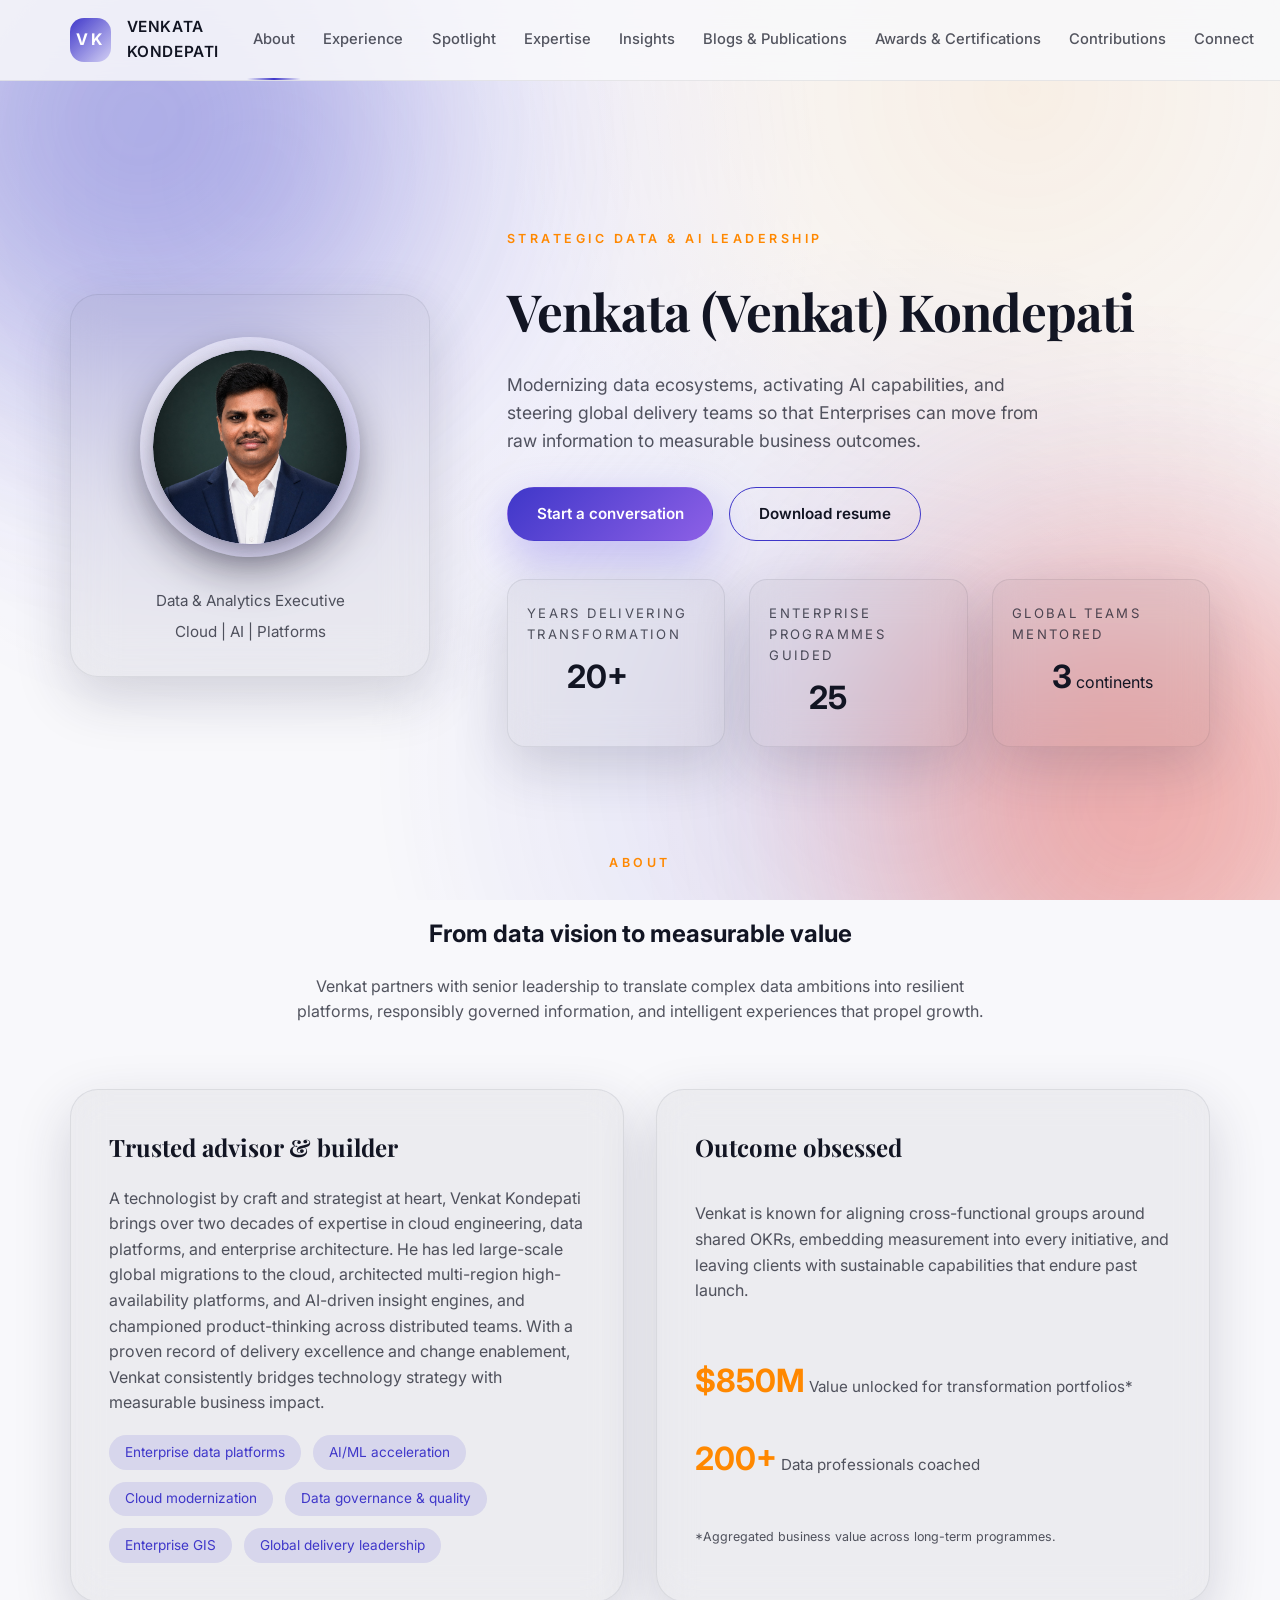
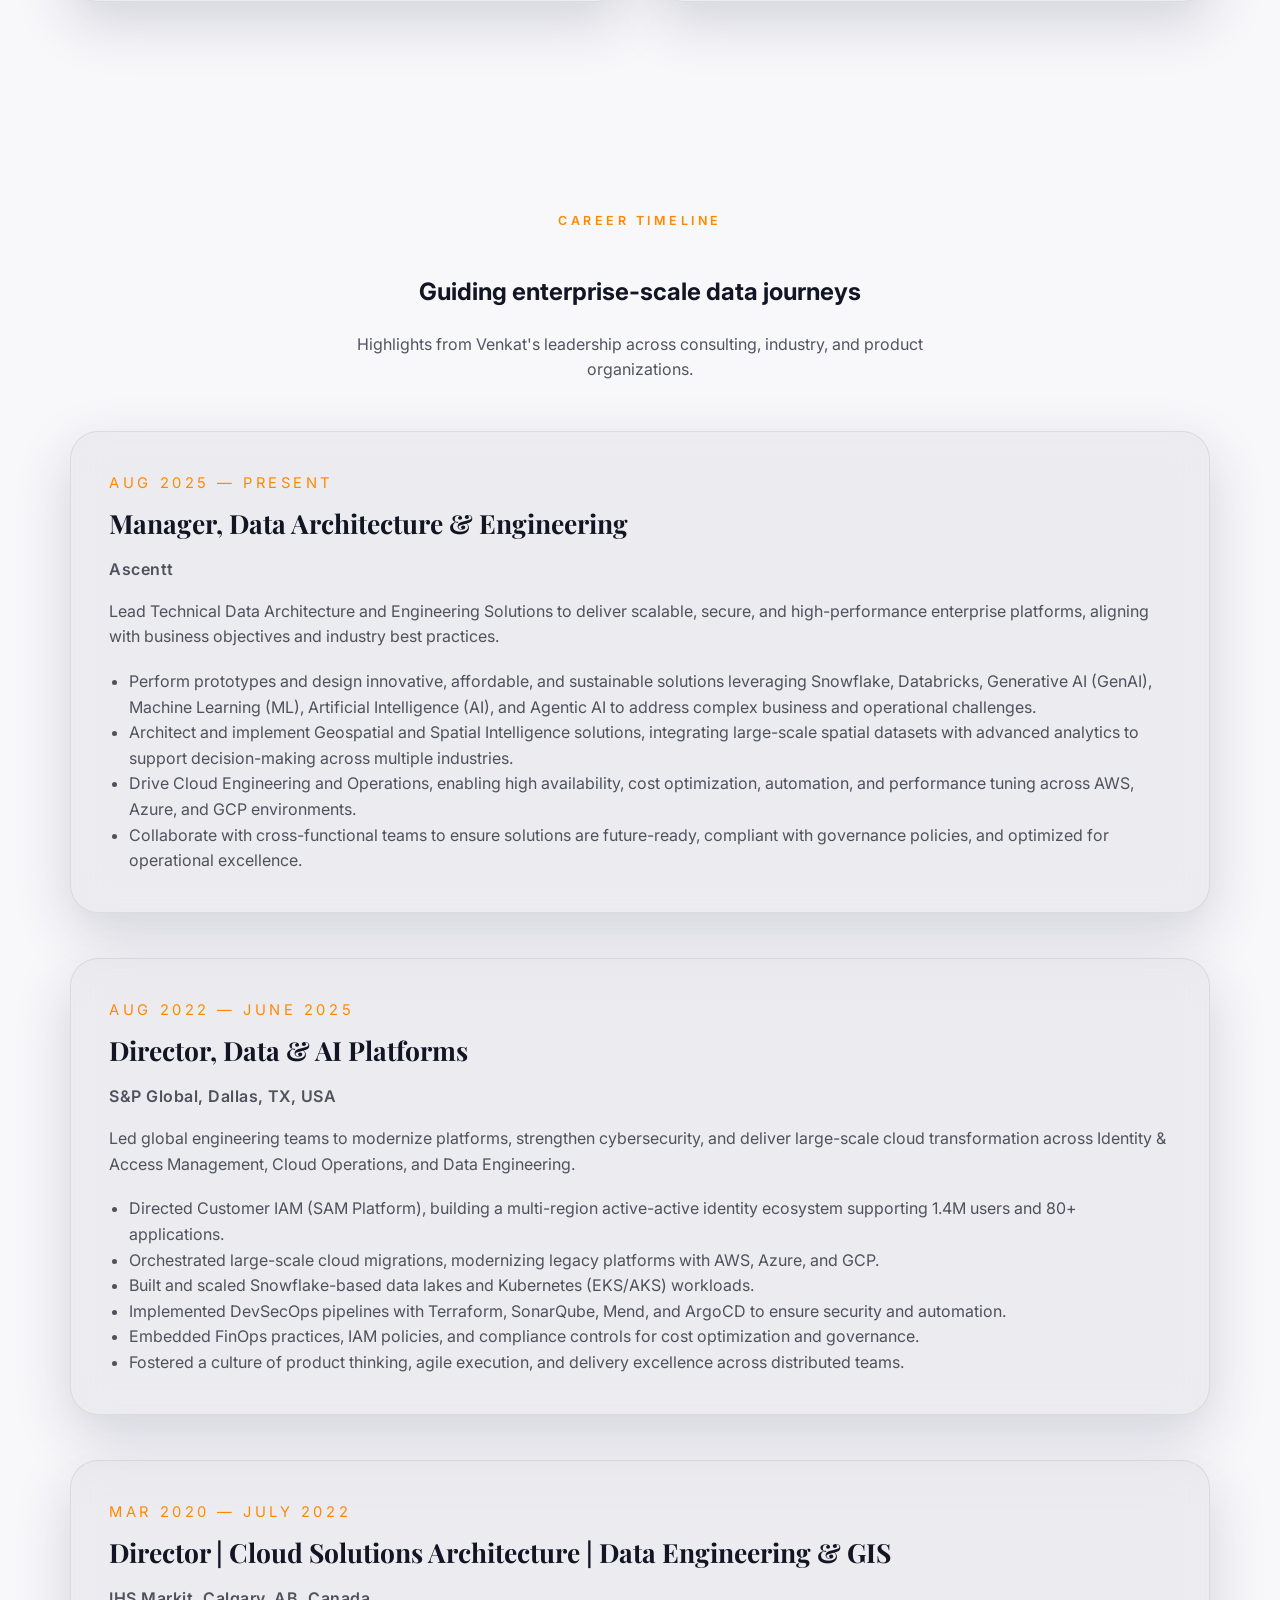
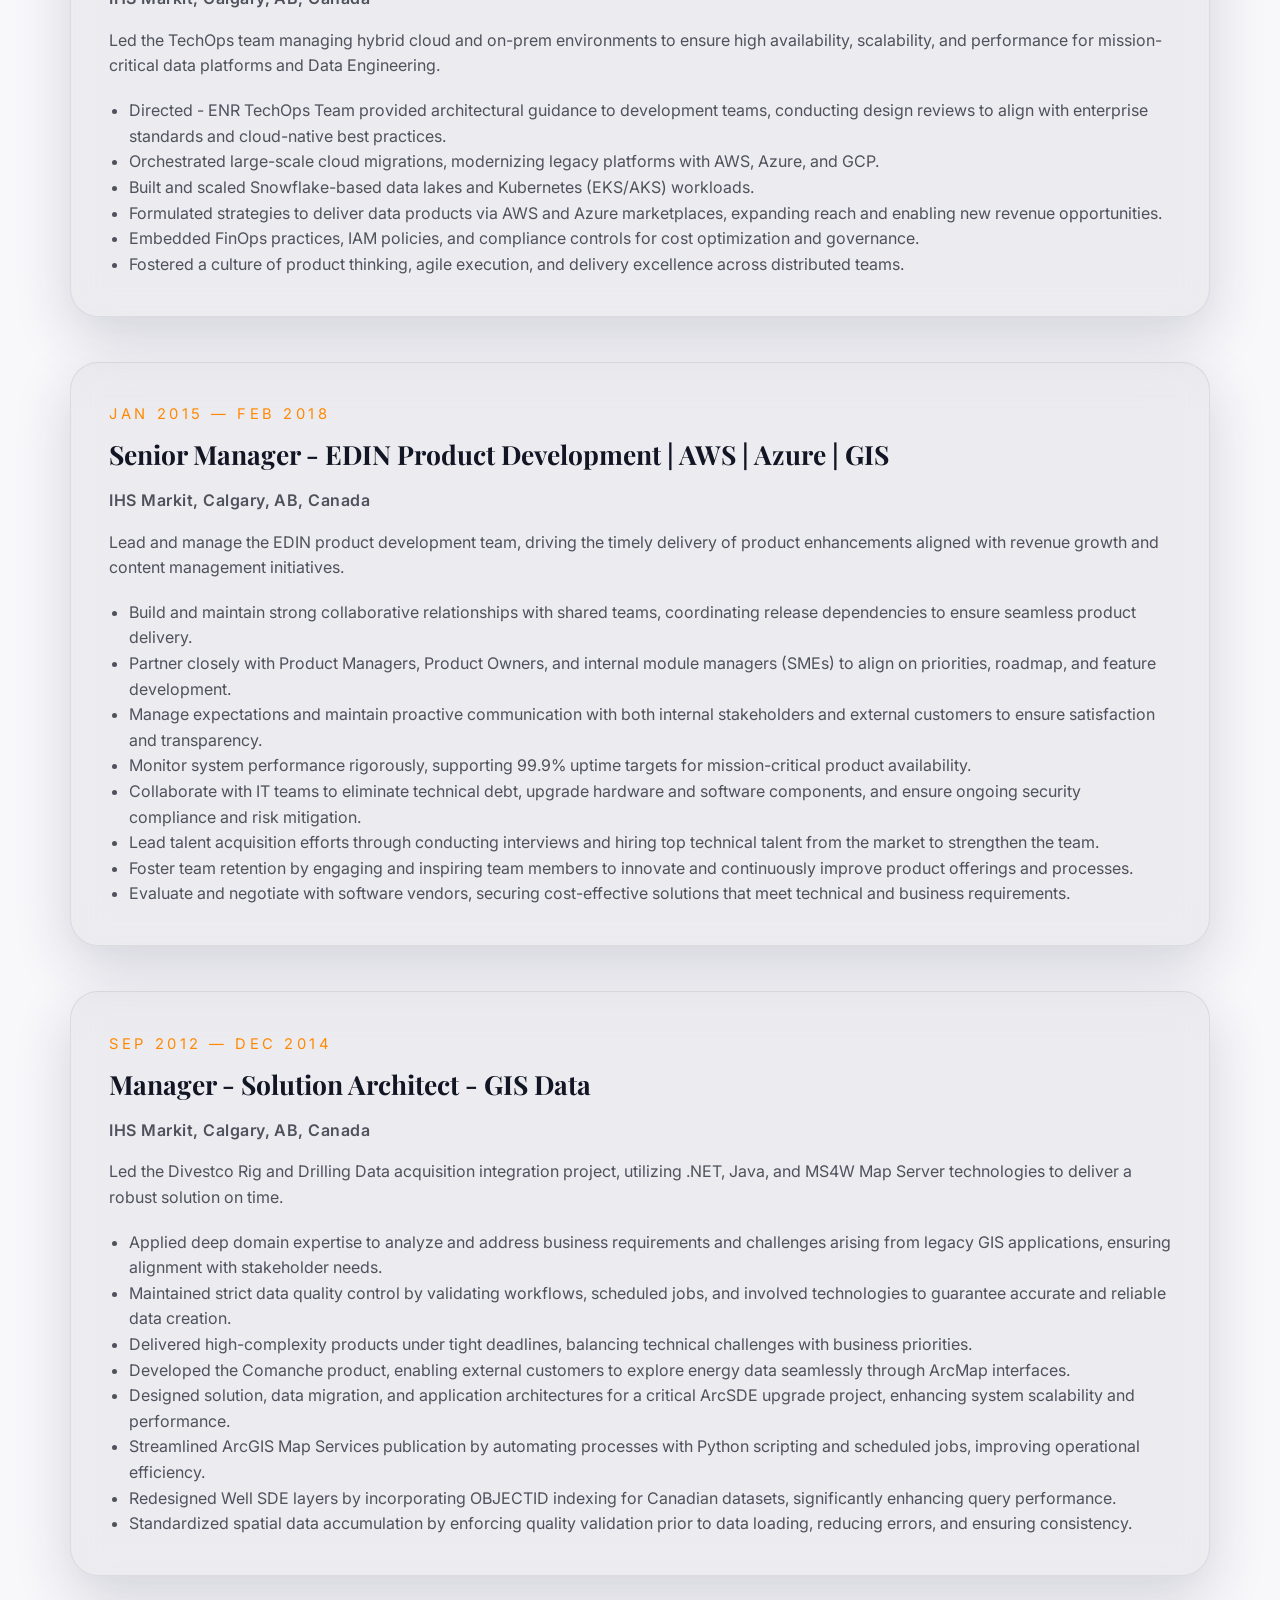
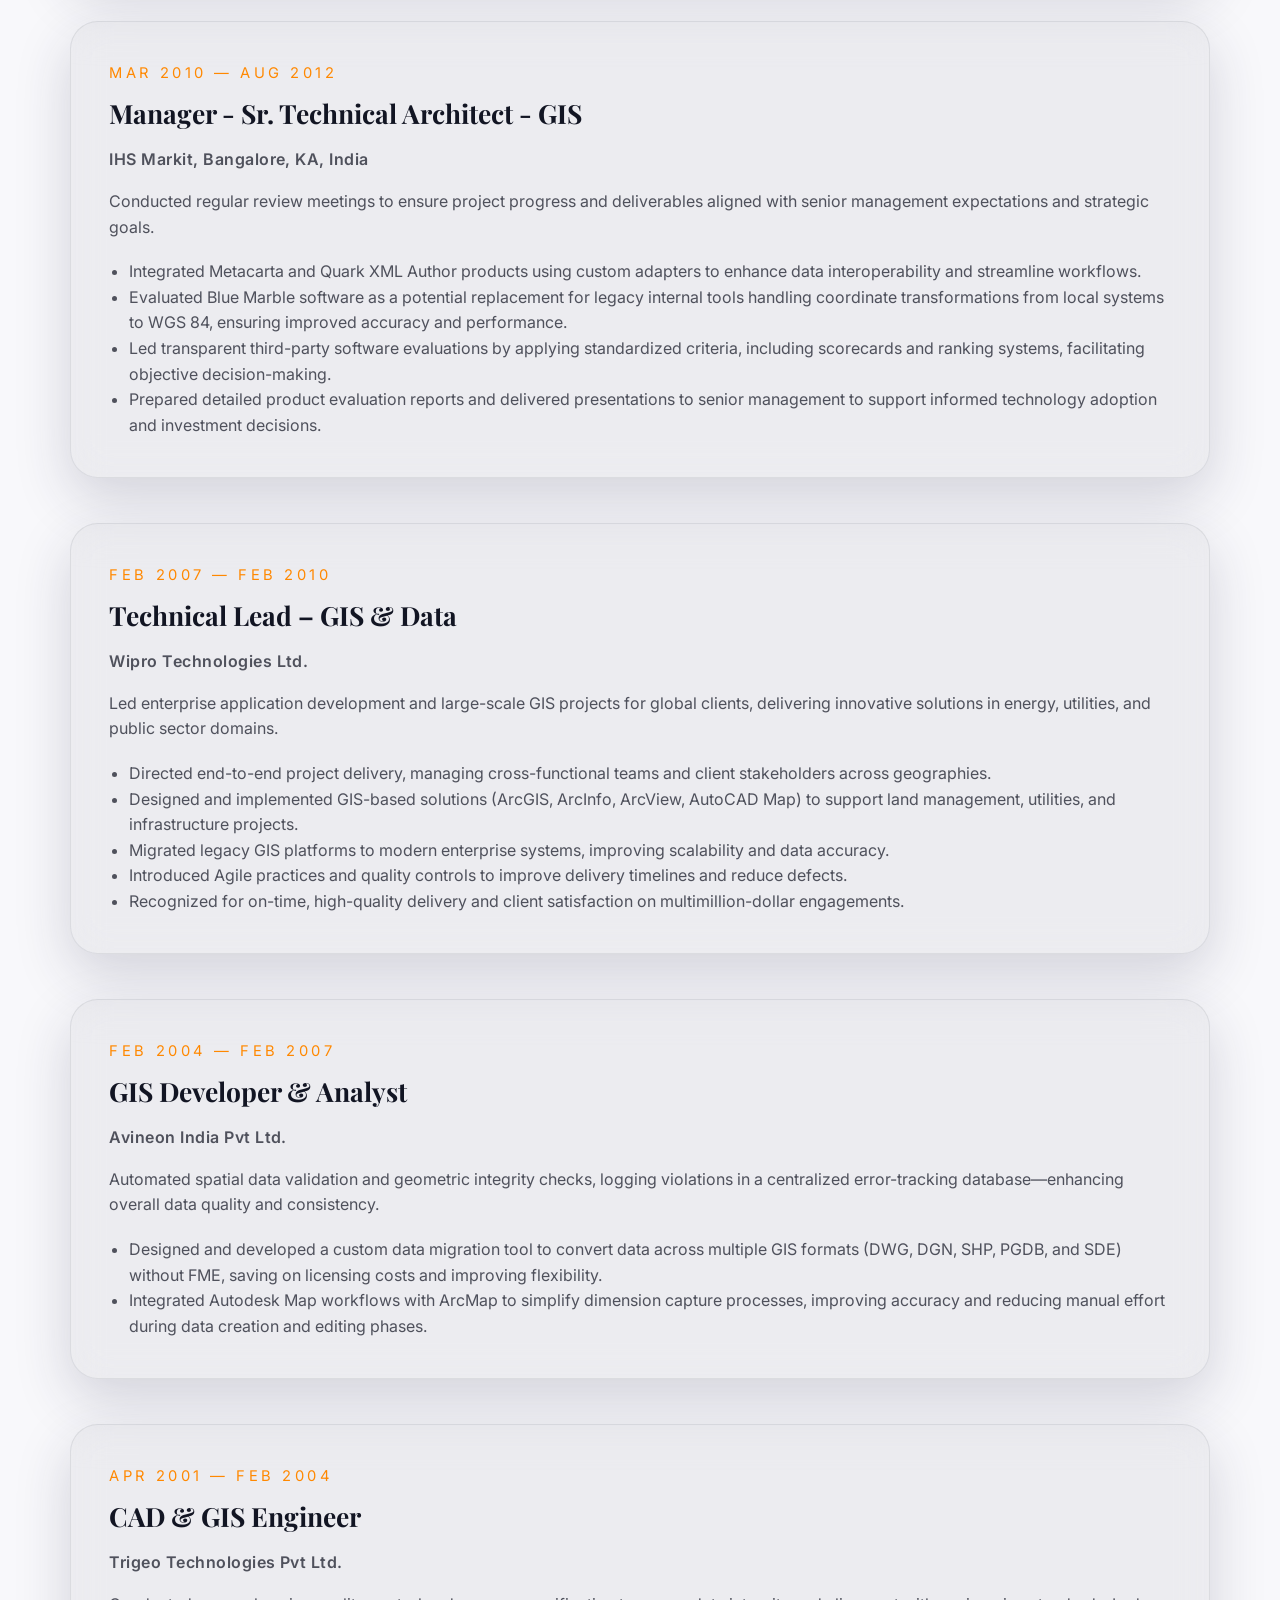
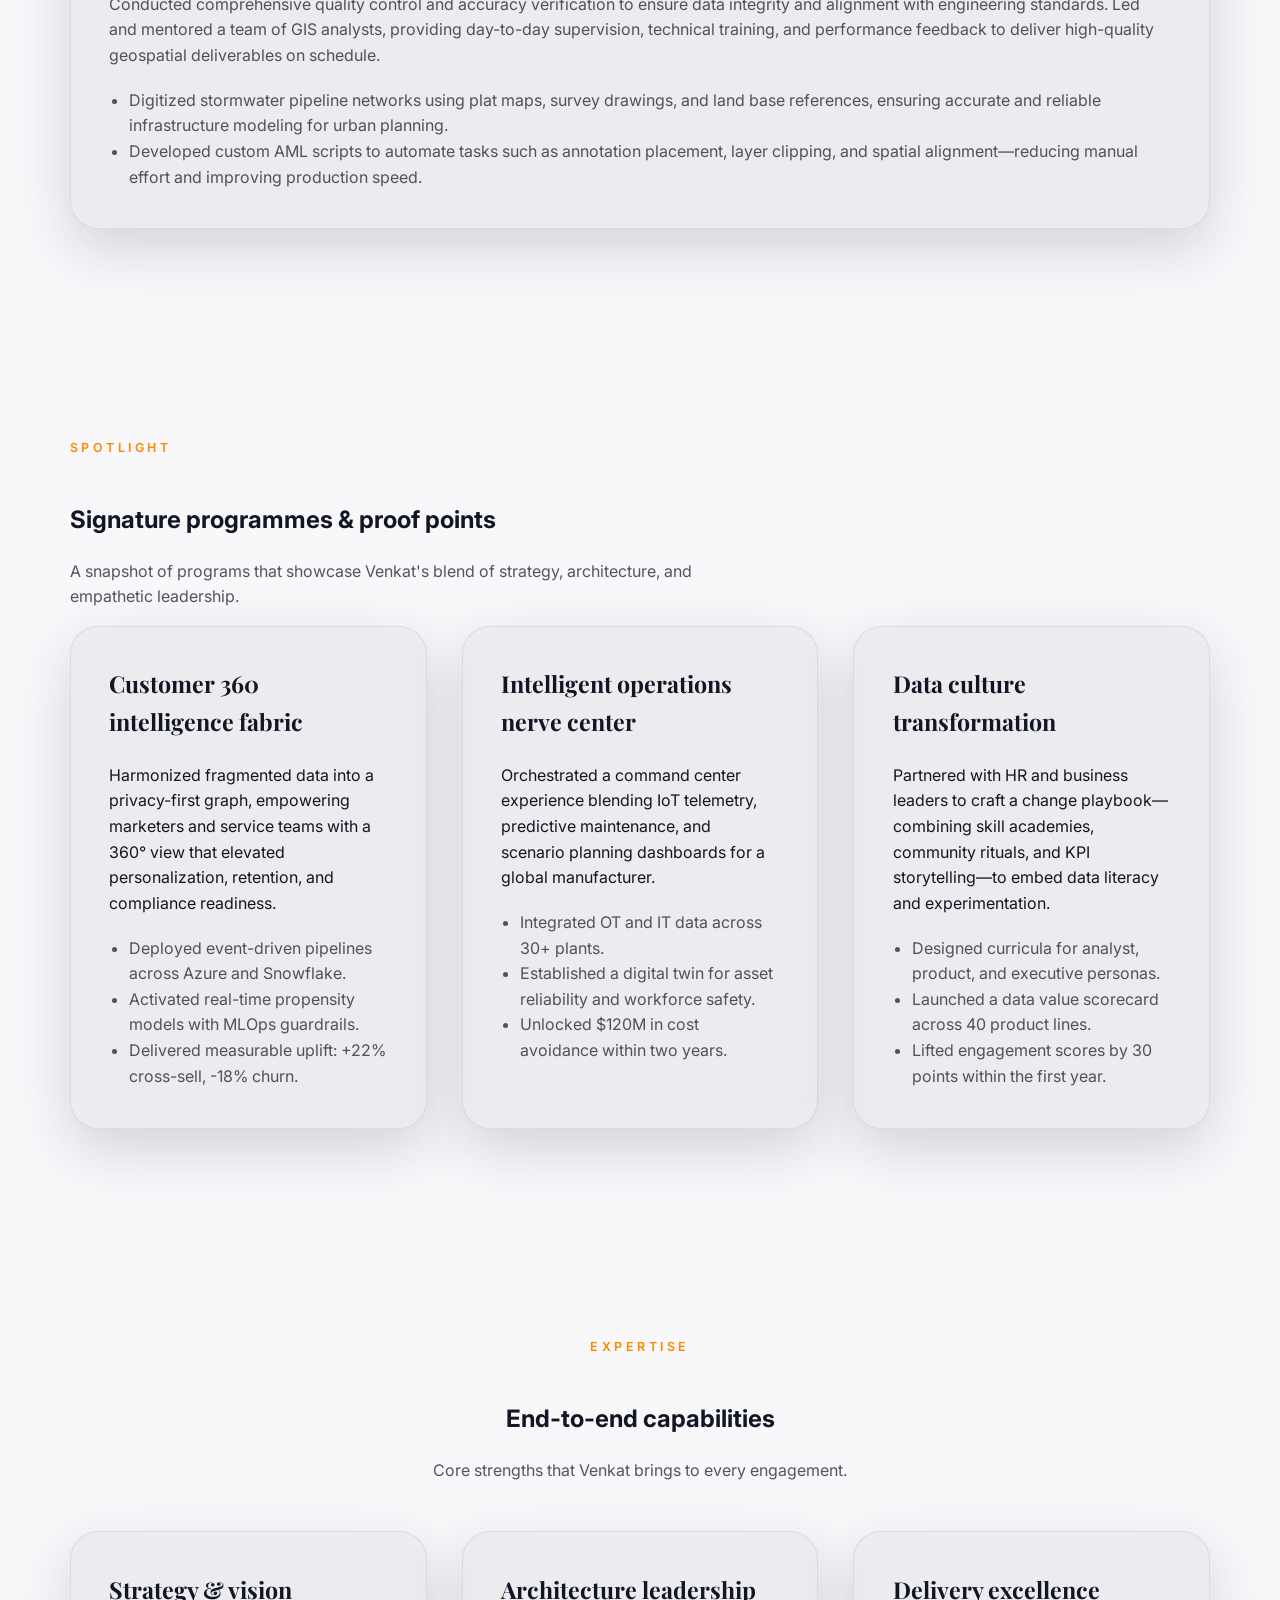
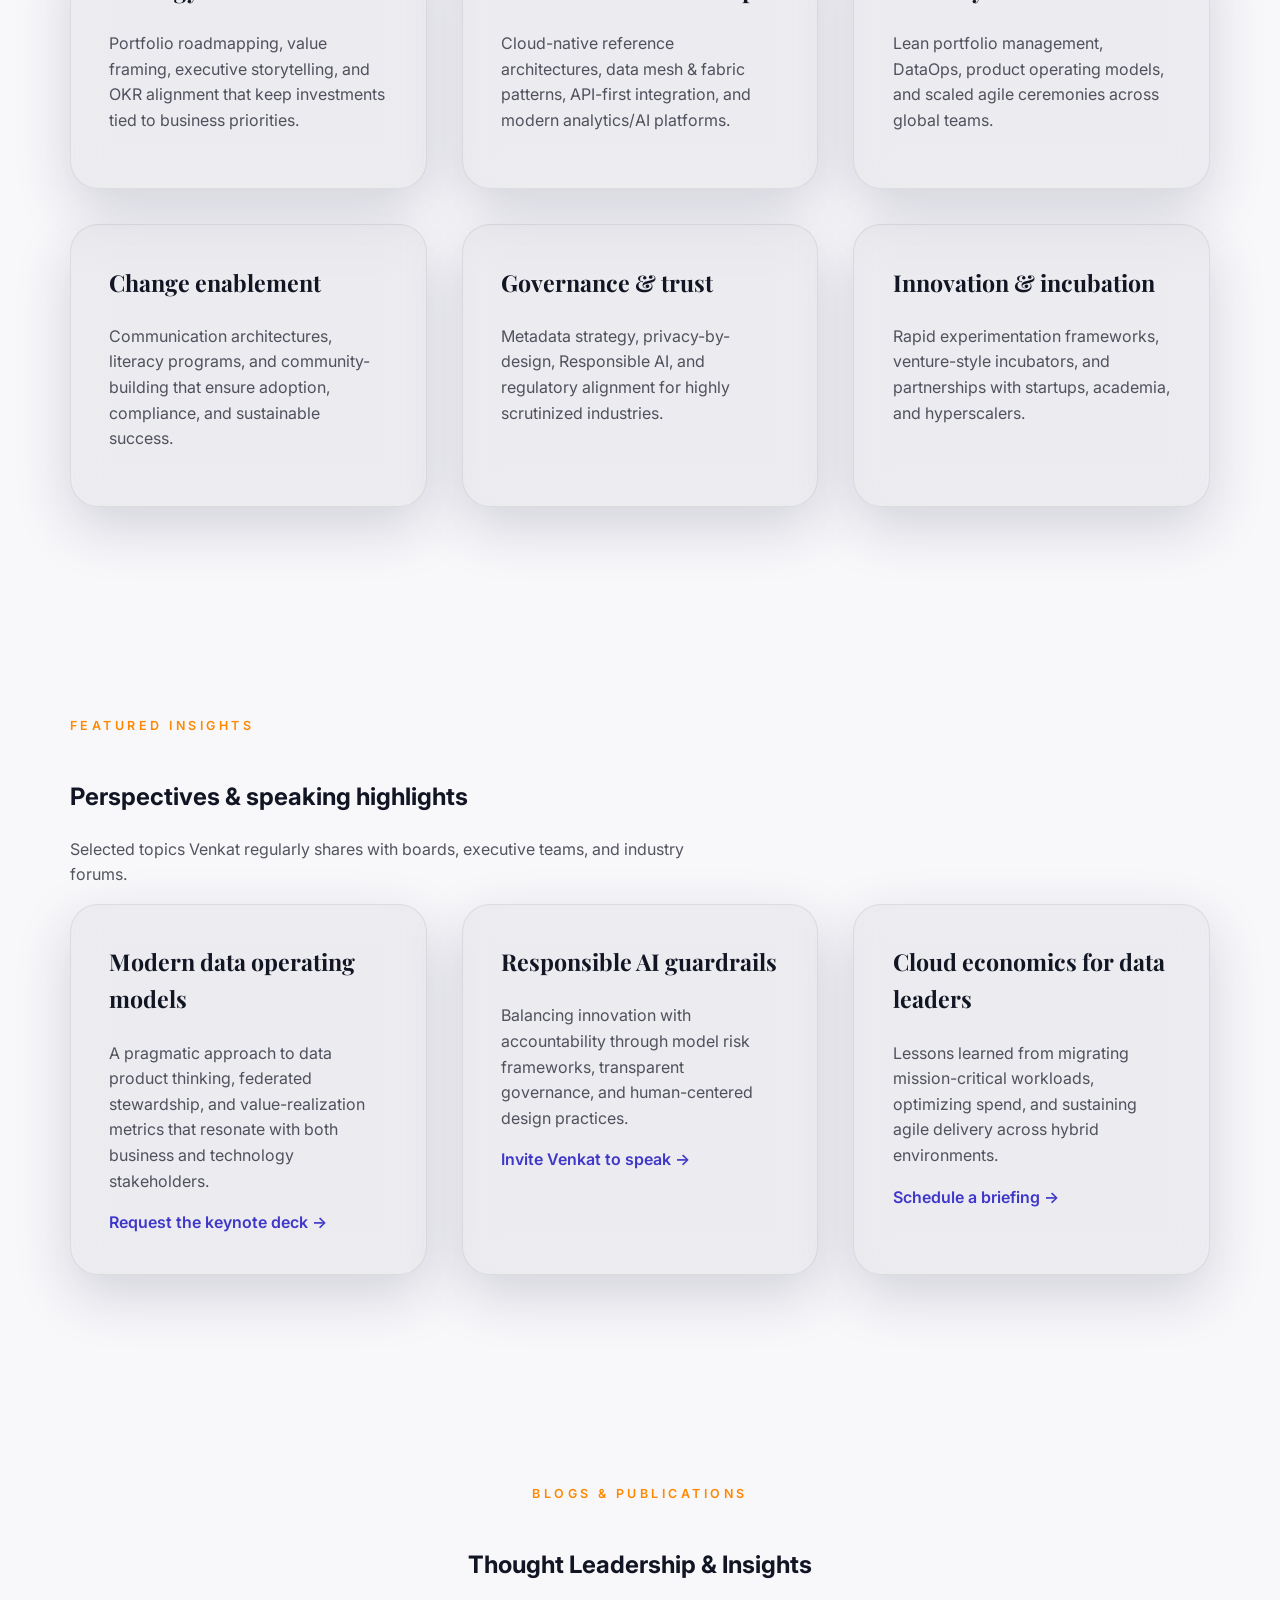
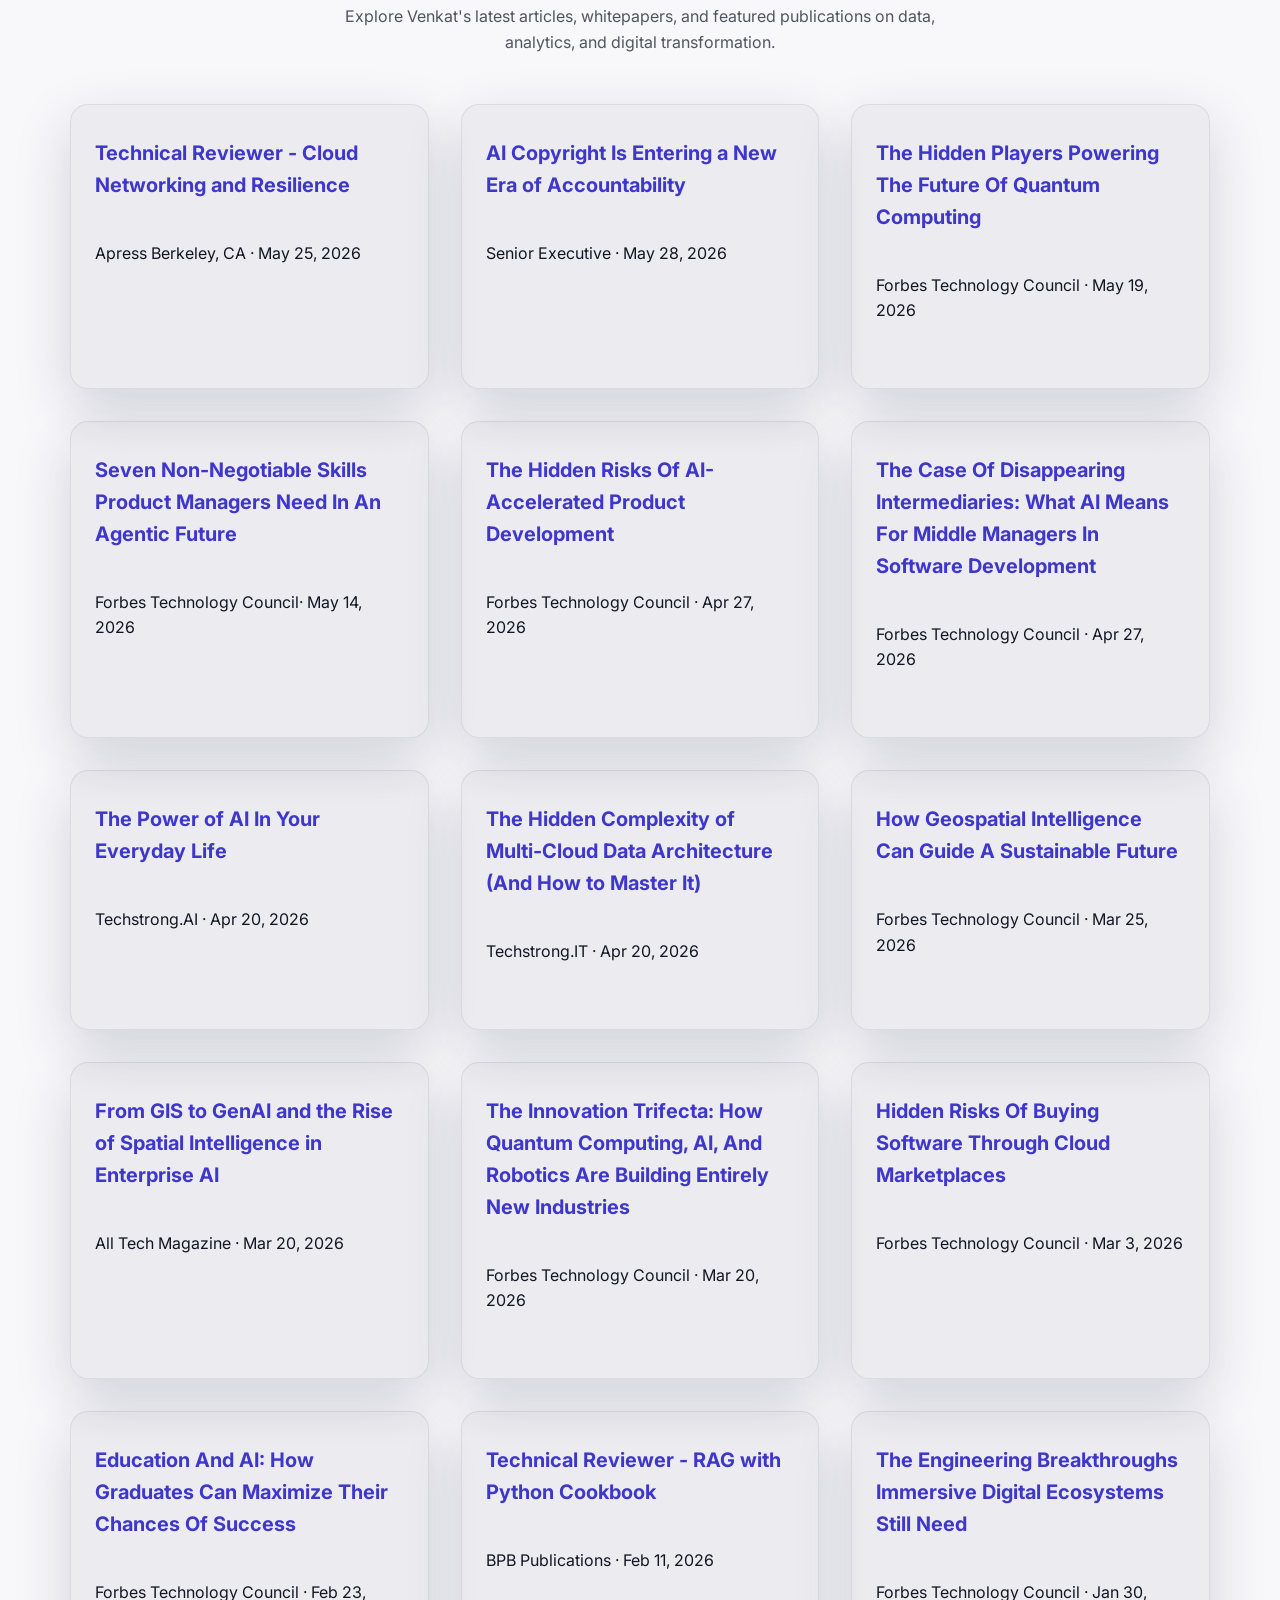
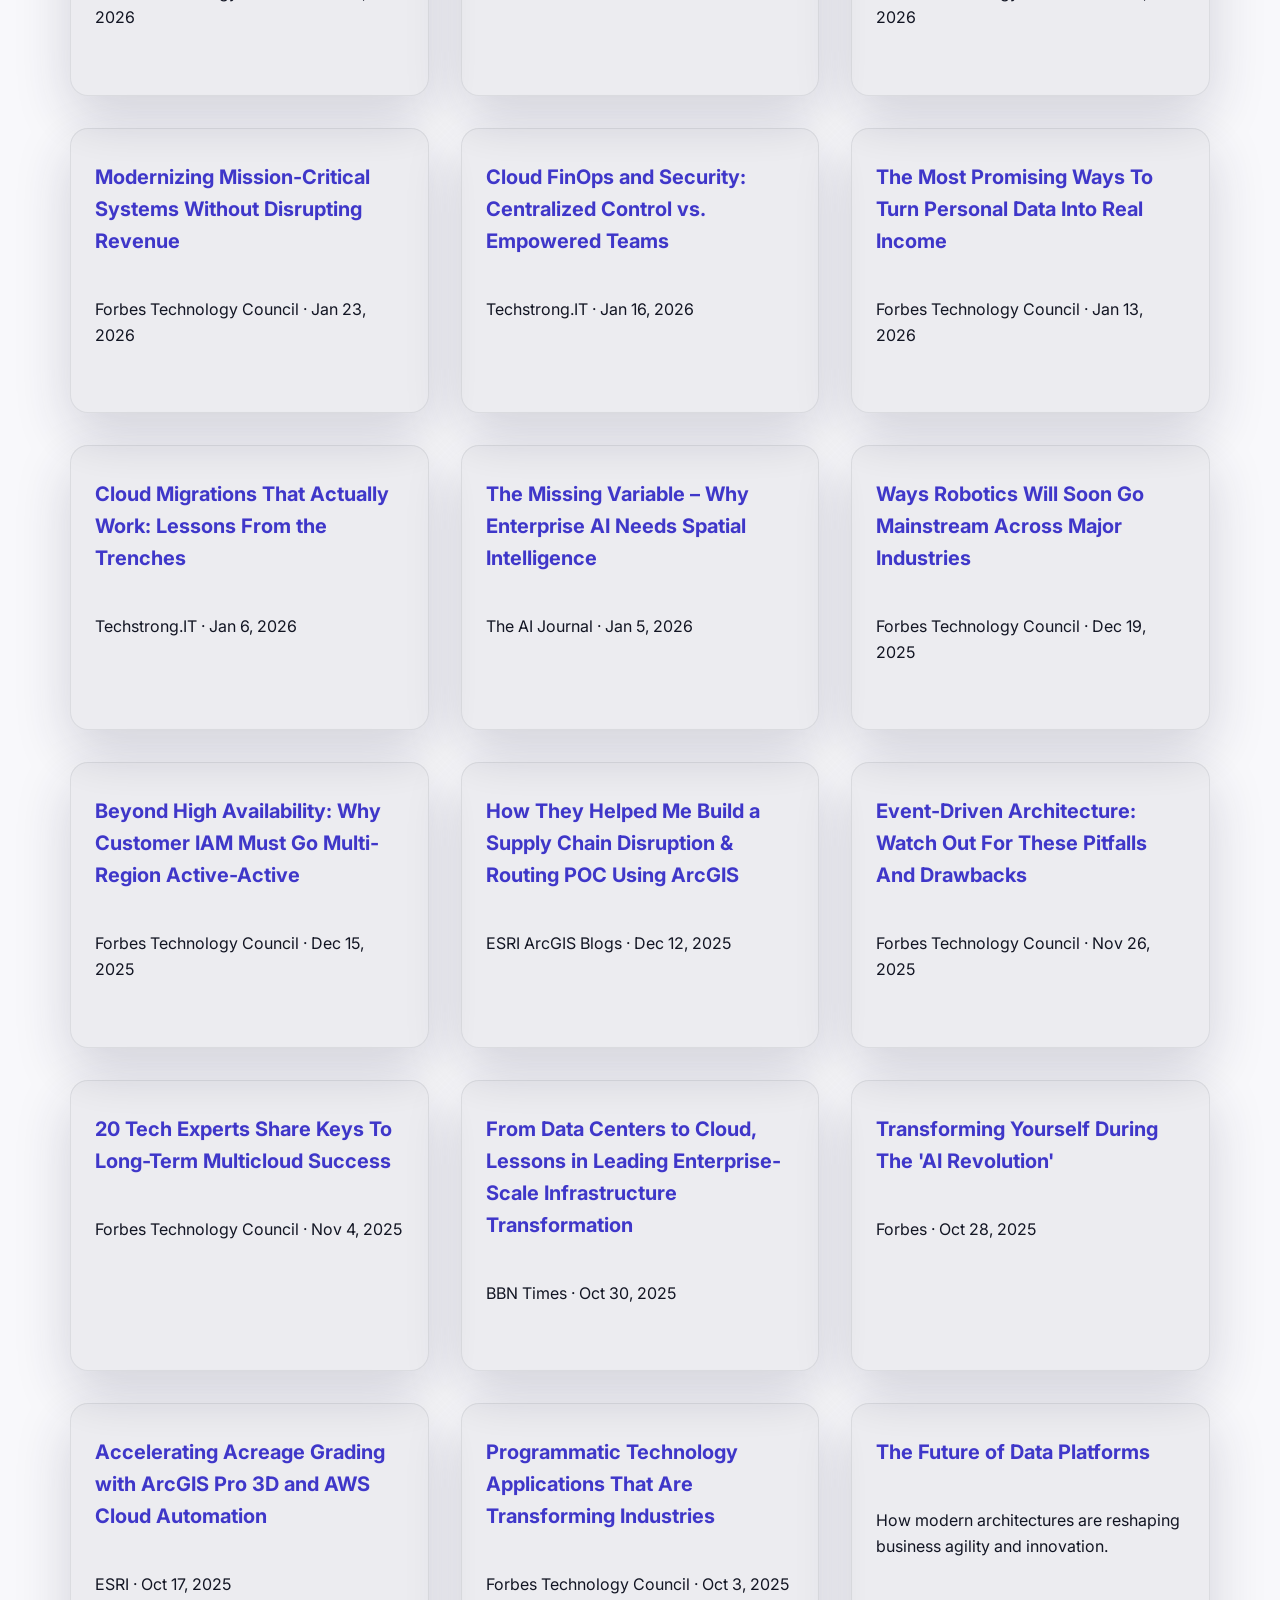
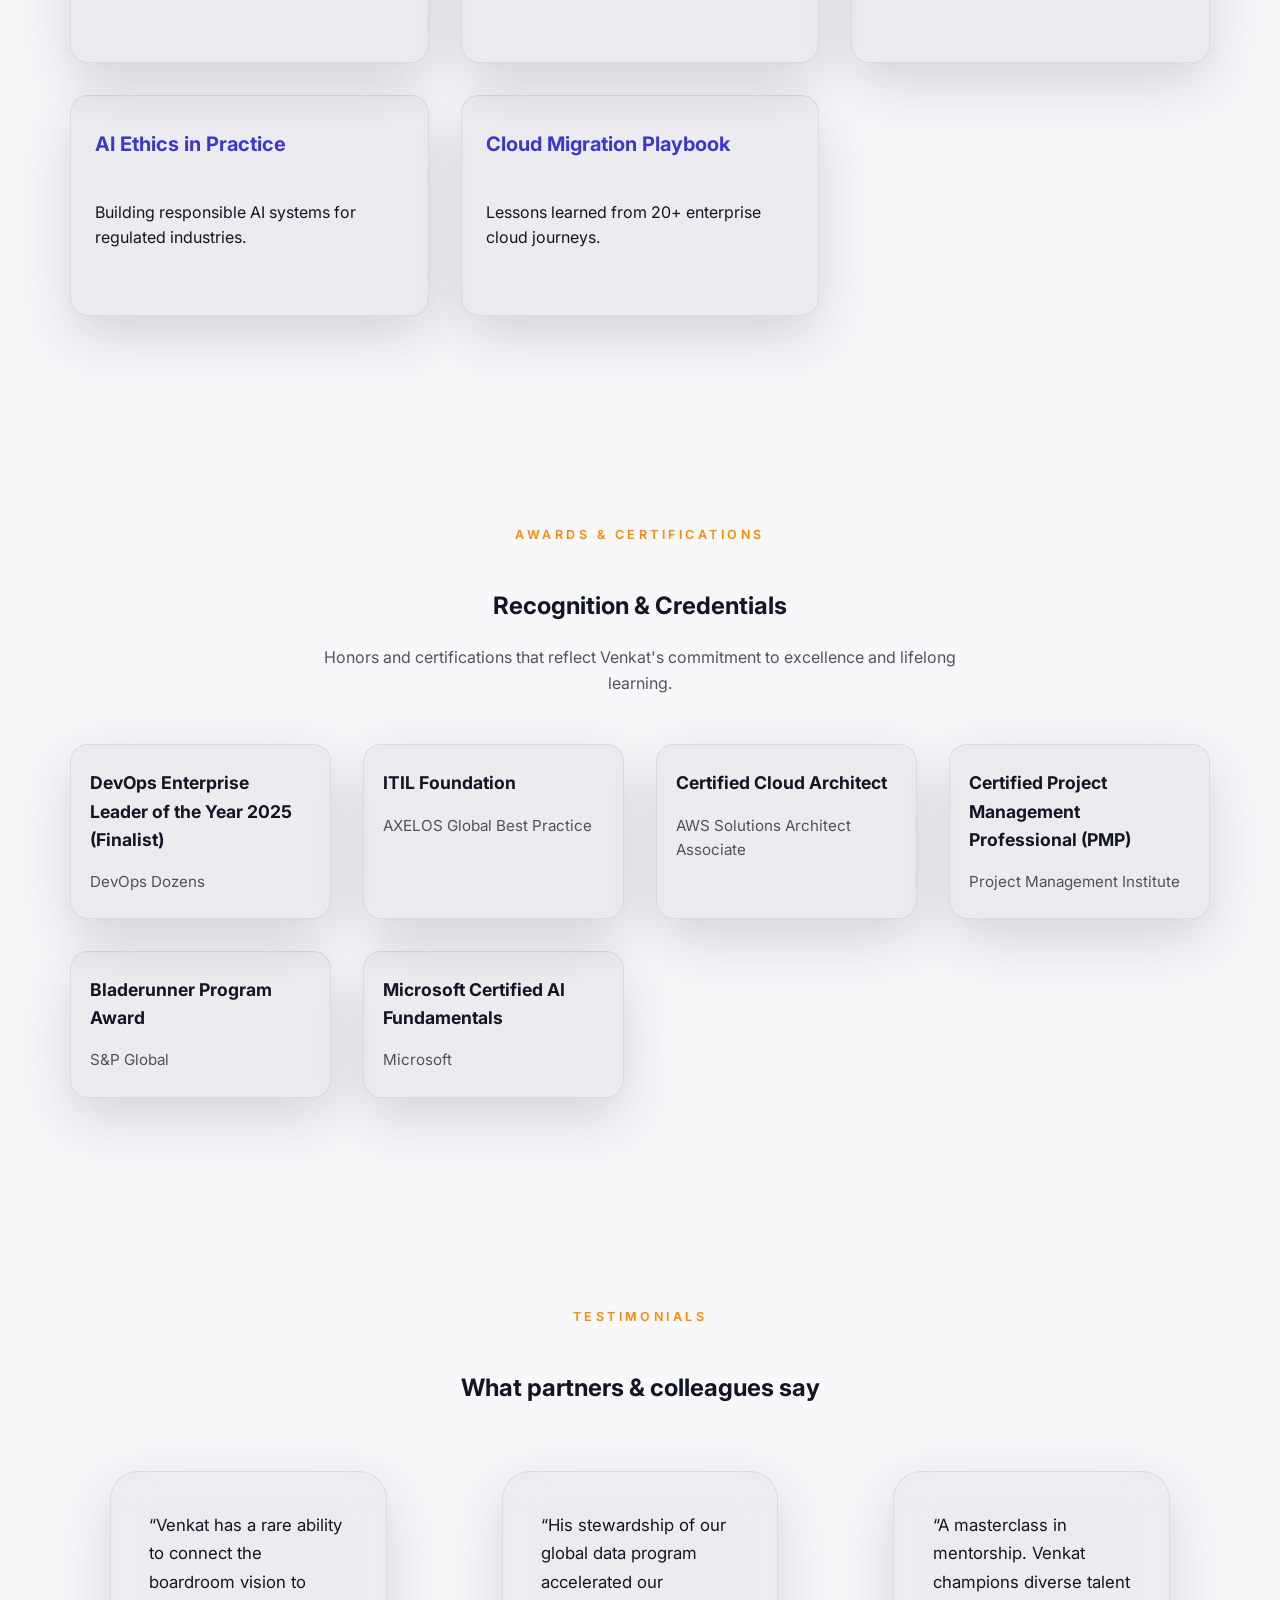
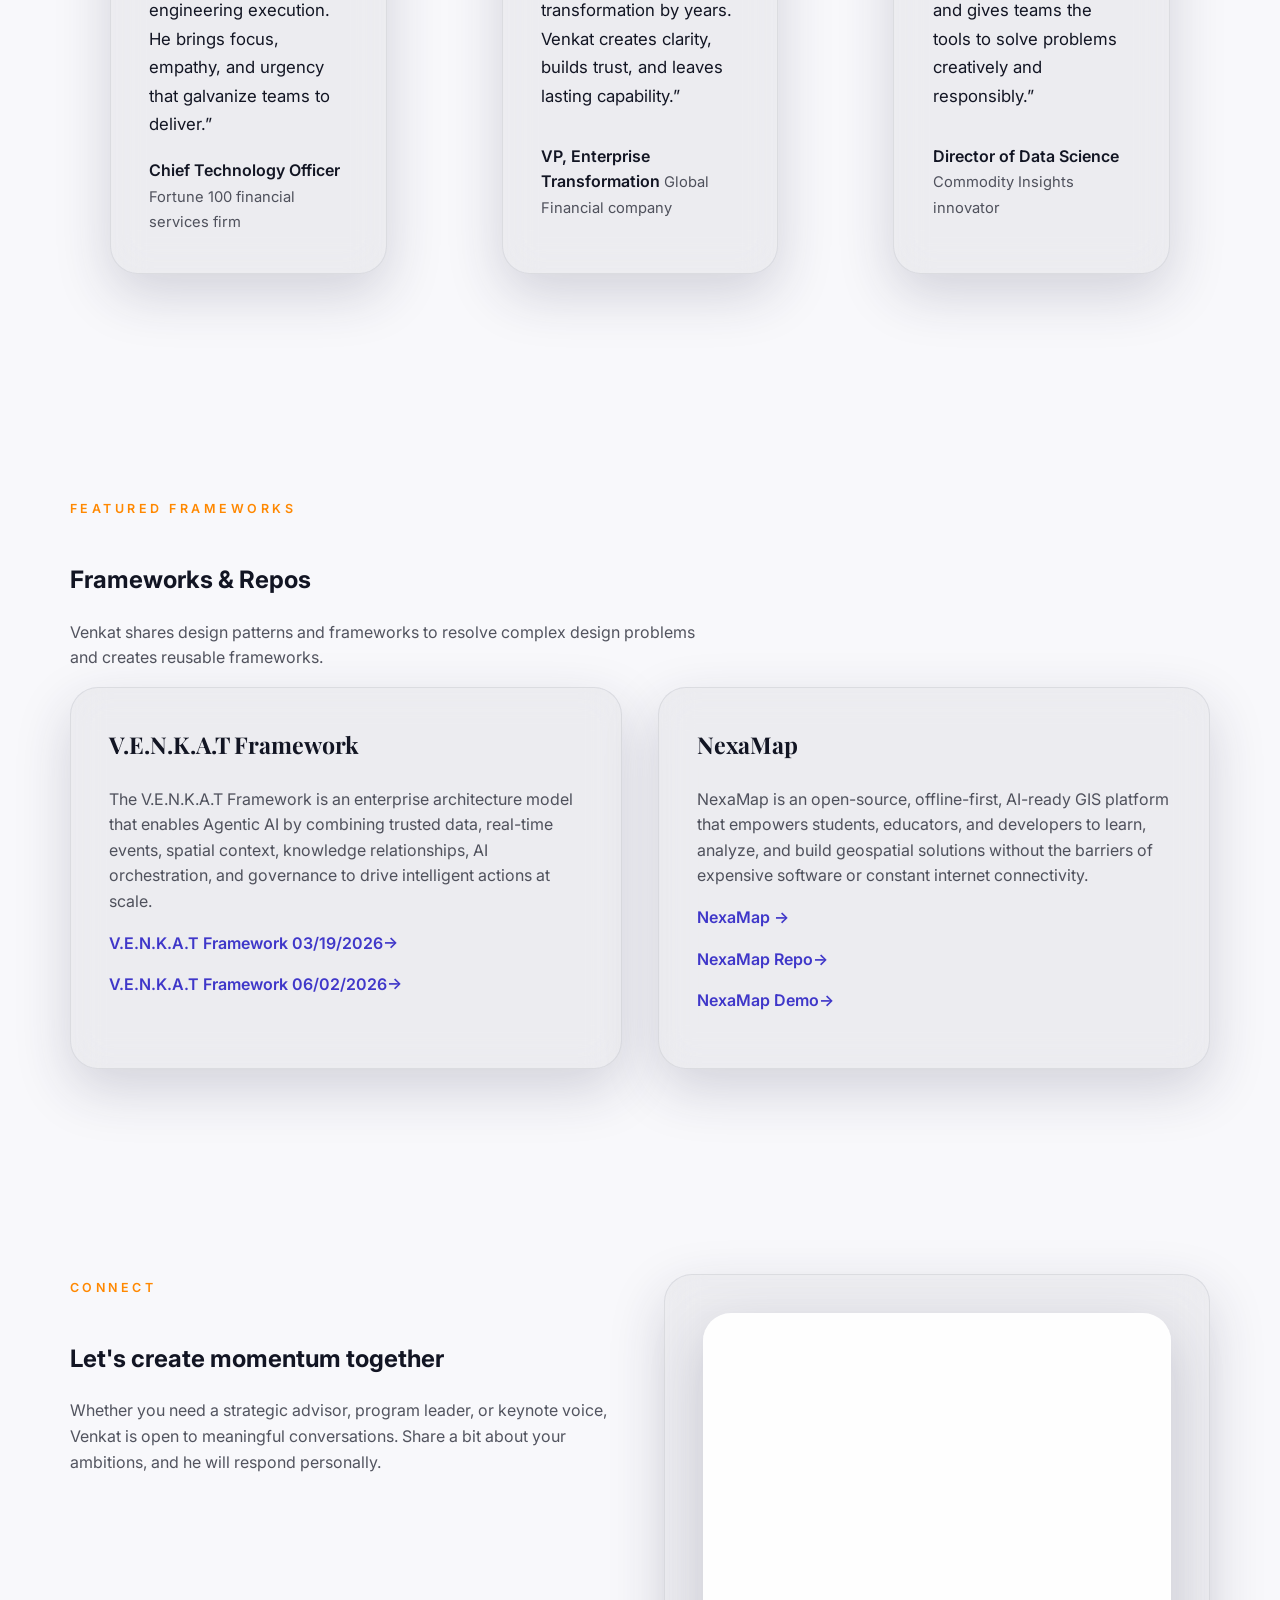
<file: index.html>
<!DOCTYPE html>
<html lang="en" data-theme="light">

<head>
  <meta charset="utf-8" />
  <meta name="viewport" content="width=device-width, initial-scale=1" />
  <meta name="description"
    content="Portfolio website for Venkata (Venkat) Kondepati – data, analytics, and cloud transformation leader." />
  <title>Venkata Kondepati | Data &amp; Cloud Transformation Leader</title>
  <link rel="preconnect" href="https://fonts.googleapis.com" />
  <link rel="preconnect" href="https://fonts.gstatic.com" crossorigin />
  <link
    href="https://fonts.googleapis.com/css2?family=Inter:wght@300;400;500;600;700;900&family=Playfair+Display:wght@600;700&display=swap"
    rel="stylesheet" />
  <link rel="stylesheet" href="styles/main.css" />
  <link rel="icon" type="image/svg+xml" href="assets/favicon.svg" />
  <!-- Google tag (gtag.js) -->
  <script async src="https://www.googletagmanager.com/gtag/js?id=G-1QDC946LR4"></script>
  <script>
    window.dataLayer = window.dataLayer || [];
    function gtag(){dataLayer.push(arguments);}
    gtag('js', new Date());

    gtag('config', 'G-1QDC946LR4');
  </script>
</head>

<body>
  <div class="page-background" aria-hidden="true">
    <div class="gradient gradient-one"></div>
    <div class="gradient gradient-two"></div>
    <div class="noise"></div>
  </div>

  <header class="site-header">
    <div class="container header-container">
      <a class="brand" href="#hero" aria-label="Venkata Kondepati home">
        <span class="brand-symbol">VK</span>
        <span class="brand-text">Venkata Kondepati</span>
      </a>
      <button class="nav-toggle" type="button" aria-expanded="false" aria-controls="primary-navigation">
        <span class="sr-only">Toggle navigation</span>
        <span class="nav-toggle-bar"></span>
        <span class="nav-toggle-bar"></span>
        <span class="nav-toggle-bar"></span>
      </button>
      <nav id="primary-navigation" class="site-nav" aria-label="Primary navigation">
        <ul>
          <li><a href="#about">About</a></li>
          <li><a href="#experience">Experience</a></li>
          <li><a href="#spotlight">Spotlight</a></li>
          <li><a href="#expertise">Expertise</a></li>
          <li><a href="#insights">Insights</a></li>
          <li><a href="#blogs">Blogs & Publications</a></li>
          <li><a href="#awards">Awards & Certifications</a></li>
          <li><a href="#frameworks">Contributions</a></li>
          <li><a href="#contact">Connect</a></li>
        </ul>
        <button id="theme-toggle" class="theme-toggle" type="button" aria-label="Toggle dark mode">
          <span class="theme-icon">🌙</span>
        </button>
      </nav>
    </div>
  </header>

  <main>
    <section id="hero" class="hero">
      <div class="container hero-container">
        <div class="hero-portrait" aria-label="Stylised portrait of Venkata Kondepati">
          <div class="portrait-card">
            <div class="portrait-ring">
              <div class="portrait-glow"></div>
              <div class="portrait-image">
                <img src="assets/Venkat.jpg" alt="Venkata Kondepati portrait" />
              </div>
            </div>
            <div class="portrait-caption">
              <span>Data &amp; Analytics Executive</span>
              <span>Cloud | AI | Platforms</span>
            </div>
          </div>
        </div>
        <div class="hero-intro">
          <span class="eyebrow">Strategic data &amp; AI leadership</span>
          <h1>Venkata (Venkat) Kondepati</h1>
          <p>
            Modernizing data ecosystems, activating AI capabilities, and steering global delivery teams so that
            Enterprises can move from raw information to measurable business outcomes.
          </p>
          <div class="hero-actions">
            <a class="button primary" href="#contact">Start a conversation</a>
            <a class="button ghost" href="assets/venkata-kondepati-resume.pdf" download>Download resume</a>
          </div>
          <dl class="hero-stats" aria-label="Career highlights">
            <div>
              <dt>Years delivering transformation</dt>
              <dd><span class="stat-number">20+</span></dd>
            </div>
            <div>
              <dt>Enterprise programmes guided</dt>
              <dd><span class="stat-number">25</span></dd>
            </div>
            <div>
              <dt>Global teams mentored</dt>
              <dd><span class="stat-number">3</span> continents</dd>
            </div>
          </dl>
        </div>
      </div>
    </section>

    <section id="about" class="section about">
      <div class="container">
        <div class="section-header">
          <span class="eyebrow">About</span>
          <h2>From data vision to measurable value</h2>
          <p>
            Venkat partners with senior leadership to translate complex data ambitions into resilient
            platforms, responsibly governed information, and intelligent experiences that propel growth.
          </p>
        </div>
        <div class="section-body">
          <article class="about-card">
            <h3>Trusted advisor &amp; builder</h3>
            <p>
              A technologist by craft and strategist at heart, Venkat Kondepati brings over two decades of expertise in
              cloud engineering, data platforms,
              and enterprise architecture. He has led large-scale global migrations to the cloud, architected
              multi-region high-availability platforms, and
              AI-driven insight engines, and championed product-thinking across distributed teams. With a proven record
              of delivery excellence and
              change enablement, Venkat consistently bridges technology strategy with measurable business impact.
            </p>
            <ul class="chip-list">
              <li>Enterprise data platforms</li>
              <li>AI/ML acceleration</li>
              <li>Cloud modernization</li>
              <li>Data governance &amp; quality</li>
              <li>Enterprise GIS</li>
              <li>Global delivery leadership</li>
            </ul>
          </article>
          <article class="about-card">
            <h3>Outcome obsessed</h3>
            <p>
              Venkat is known for aligning cross-functional groups around shared OKRs, embedding measurement into
              every initiative, and leaving clients with sustainable capabilities that endure past launch.
            </p>
            <div class="impact-grid">
              <div>
                <span class="impact-number">$850M</span>
                <span class="impact-caption">Value unlocked for transformation portfolios*</span>
              </div>
              <div>
                <span class="impact-number">200+</span>
                <span class="impact-caption">Data professionals coached</span>
              </div>
            </div>
            <p class="footnote">*Aggregated business value across long-term programmes.</p>
          </article>
        </div>
      </div>
    </section>

    <section id="experience" class="section experience">
      <div class="container">
        <div class="section-header centered">
          <span class="eyebrow">Career timeline</span>
          <h2>Guiding enterprise-scale data journeys</h2>
          <p>
            Highlights from Venkat's leadership across consulting, industry, and product organizations.
          </p>
        </div>
        <div class="timeline">
          <article class="timeline-item">
            <span class="timeline-year">Aug 2025 — Present</span>
            <h3>Manager, Data Architecture &amp; Engineering</h3>
            <p class="timeline-organization">Ascentt</p>
            <p>
              Lead Technical Data Architecture and Engineering Solutions to deliver scalable, secure, and
              high-performance enterprise platforms, aligning with business objectives and industry best practices.
            </p>
            <ul>
              <li>Perform prototypes and design innovative, affordable, and sustainable solutions leveraging Snowflake,
                Databricks, Generative AI (GenAI), Machine Learning (ML), Artificial Intelligence (AI), and Agentic AI
                to address complex business and operational challenges.</li>
              <li>Architect and implement Geospatial and Spatial Intelligence solutions, integrating large-scale spatial
                datasets with advanced analytics to support decision-making across multiple industries.</li>
              <li>Drive Cloud Engineering and Operations, enabling high availability, cost optimization, automation, and
                performance tuning across AWS, Azure, and GCP environments.</li>
              <li>Collaborate with cross-functional teams to ensure solutions are future-ready, compliant with
                governance policies, and optimized for operational excellence.</li>
            </ul>
          </article>
          
          <article class="timeline-item">
            <span class="timeline-year">Aug 2022 — June 2025</span>
            <h3>Director, Data &amp; AI Platforms</h3>
            <p class="timeline-organization">S&P Global, Dallas, TX, USA</p>
            <p>
              Led global engineering teams to modernize platforms, strengthen cybersecurity, and deliver large-scale
              cloud transformation across Identity & Access Management, Cloud Operations, and Data Engineering.
            </p>
            <ul>
              <li>Directed Customer IAM (SAM Platform), building a multi-region active-active identity ecosystem
                supporting 1.4M users and 80+ applications.</li>
              <li>Orchestrated large-scale cloud migrations, modernizing legacy platforms with AWS, Azure, and GCP.</li>
              <li>Built and scaled Snowflake-based data lakes and Kubernetes (EKS/AKS) workloads.</li>
              <li>Implemented DevSecOps pipelines with Terraform, SonarQube, Mend, and ArgoCD to ensure security and
                automation.</li>
              <li>Embedded FinOps practices, IAM policies, and compliance controls for cost optimization and governance.
              </li>
              <li>Fostered a culture of product thinking, agile execution, and delivery excellence across distributed
                teams.</li>
            </ul>
          </article>

          <article class="timeline-item">
            <span class="timeline-year">Mar 2020 — July 2022</span>
            <h3>Director | Cloud Solutions Architecture | Data Engineering &amp; GIS </h3>
            <p class="timeline-organization">IHS Markit, Calgary, AB, Canada</p>
            <p>
              Led the TechOps team managing hybrid cloud and on-prem environments to ensure high availability, scalability, and performance for mission-critical data platforms and Data Engineering.
            </p>
            <ul>
              <li>Directed - ENR TechOps Team provided architectural guidance to development teams, conducting design reviews to align with enterprise standards and cloud-native best practices.</li>
              <li>Orchestrated large-scale cloud migrations, modernizing legacy platforms with AWS, Azure, and GCP.</li>
              <li>Built and scaled Snowflake-based data lakes and Kubernetes (EKS/AKS) workloads.</li>
              <li>Formulated strategies to deliver data products via AWS and Azure marketplaces, expanding reach and enabling new revenue opportunities.</li>
              <li>Embedded FinOps practices, IAM policies, and compliance controls for cost optimization and governance.
              </li>
              <li>Fostered a culture of product thinking, agile execution, and delivery excellence across distributed
                teams.</li>
            </ul>
          </article>

          <article class="timeline-item">
            <span class="timeline-year">Jan 2015 — Feb 2018</span>
            <h3>Senior Manager - EDIN Product Development | AWS | Azure | GIS </h3>
            <p class="timeline-organization">IHS Markit, Calgary, AB, Canada</p>
            <p>
              Lead and manage the EDIN product development team, driving the timely delivery of product enhancements aligned with revenue growth and content management initiatives.
            </p>
            <ul>
              <li>Build and maintain strong collaborative relationships with shared teams, coordinating release dependencies to ensure seamless product delivery.</li>
              <li>Partner closely with Product Managers, Product Owners, and internal module managers (SMEs) to align on priorities, roadmap, and feature development.</li>
              <li>Manage expectations and maintain proactive communication with both internal stakeholders and external customers to ensure satisfaction and transparency.</li>
              <li>Monitor system performance rigorously, supporting 99.9% uptime targets for mission-critical product availability.</li>
              <li>Collaborate with IT teams to eliminate technical debt, upgrade hardware and software components, and ensure ongoing security compliance and risk mitigation.</li>
              <li>Lead talent acquisition efforts through conducting interviews and hiring top technical talent from the market to strengthen the team.</li>
              <li>Foster team retention by engaging and inspiring team members to innovate and continuously improve product offerings and processes.</li>
              <li>Evaluate and negotiate with software vendors, securing cost-effective solutions that meet technical and business requirements.</li>
            </ul>
          </article>

          <article class="timeline-item">
            <span class="timeline-year">Sep 2012 — Dec 2014</span>
            <h3>Manager - Solution Architect - GIS Data </h3>
            <p class="timeline-organization">IHS Markit, Calgary, AB, Canada</p>
            <p>
              Led the Divestco Rig and Drilling Data acquisition integration project, utilizing .NET, Java, and MS4W Map Server technologies to deliver a robust solution on time.
            </p>
            <ul>
              <li>Applied deep domain expertise to analyze and address business requirements and challenges arising from legacy GIS applications, ensuring alignment with stakeholder needs.</li>
              <li>Maintained strict data quality control by validating workflows, scheduled jobs, and involved technologies to guarantee accurate and reliable data creation.</li>
              <li>Delivered high-complexity products under tight deadlines, balancing technical challenges with business priorities.</li>
              <li>Developed the Comanche product, enabling external customers to explore energy data seamlessly through ArcMap interfaces.</li>
              <li>Designed solution, data migration, and application architectures for a critical ArcSDE upgrade project, enhancing system scalability and performance.</li>
              <li>Streamlined ArcGIS Map Services publication by automating processes with Python scripting and scheduled jobs, improving operational efficiency.</li>
              <li>Redesigned Well SDE layers by incorporating OBJECTID indexing for Canadian datasets, significantly enhancing query performance.</li>
              <li>Standardized spatial data accumulation by enforcing quality validation prior to data loading, reducing errors, and ensuring consistency.</li>
            </ul>
          </article>

          <article class="timeline-item">
            <span class="timeline-year">Mar 2010 — Aug 2012</span>
            <h3>Manager - Sr. Technical Architect - GIS </h3>
            <p class="timeline-organization">IHS Markit, Bangalore, KA, India</p>
            <p>
              Conducted regular review meetings to ensure project progress and deliverables aligned with senior management expectations and strategic goals.
            </p>
            <ul>
              <li>Integrated Metacarta and Quark XML Author products using custom adapters to enhance data interoperability and streamline workflows.</li>
              <li>Evaluated Blue Marble software as a potential replacement for legacy internal tools handling coordinate transformations from local systems to WGS 84, ensuring improved accuracy and performance.</li>
              <li>Led transparent third-party software evaluations by applying standardized criteria, including scorecards and ranking systems, facilitating objective decision-making.</li>
              <li>Prepared detailed product evaluation reports and delivered presentations to senior management to support informed technology adoption and investment decisions.</li>
            </ul>
          </article>

          <article class="timeline-item">
            <span class="timeline-year">Feb 2007 — Feb 2010</span>
            <h3>Technical Lead – GIS &amp; Data</h3>
            <p class="timeline-organization">Wipro Technologies Ltd.</p>
            <p>
              Led enterprise application development and large-scale GIS projects for global clients, delivering
              innovative solutions in energy, utilities, and public sector domains.
            </p>
            <ul>
              <li>Directed end-to-end project delivery, managing cross-functional teams and client stakeholders across
                geographies.</li>
              <li>Designed and implemented GIS-based solutions (ArcGIS, ArcInfo, ArcView, AutoCAD Map) to support land
                management, utilities, and infrastructure projects.</li>
              <li>Migrated legacy GIS platforms to modern enterprise systems, improving scalability and data accuracy.
              </li>
              <li>Introduced Agile practices and quality controls to improve delivery timelines and reduce defects.</li>
              <li>Recognized for on-time, high-quality delivery and client satisfaction on multimillion-dollar
                engagements.</li>
            </ul>
          </article>

          <article class="timeline-item">
            <span class="timeline-year">Feb 2004 — Feb 2007</span>
            <h3>GIS Developer &amp; Analyst</h3>
            <p class="timeline-organization">Avineon India Pvt Ltd.</p>
            <p>
              Automated spatial data validation and geometric integrity checks,
              logging violations in a centralized error-tracking database—enhancing overall data quality and
              consistency.
            </p>
            <ul>
              <li>Designed and developed a custom data migration tool to convert data across multiple GIS formats (DWG,
                DGN, SHP, PGDB, and SDE) without FME, saving on licensing costs and improving flexibility.</li>
              <li>Integrated Autodesk Map workflows with ArcMap to simplify dimension capture processes, improving
                accuracy and reducing manual effort during data creation and editing phases.</li>
            </ul>
          </article>

          <article class="timeline-item">
            <span class="timeline-year">Apr 2001 — Feb 2004</span>
            <h3>CAD &amp; GIS Engineer</h3>
            <p class="timeline-organization">Trigeo Technologies Pvt Ltd.</p>
            <p>
              Conducted comprehensive quality control and accuracy verification to ensure data integrity and alignment
              with engineering standards.
              Led and mentored a team of GIS analysts, providing day-to-day supervision, technical training, and
              performance feedback to deliver high-quality geospatial deliverables on schedule.
            </p>
            <ul>
              <li>Digitized stormwater pipeline networks using plat maps, survey drawings, and land base references,
                ensuring accurate and reliable infrastructure modeling for urban planning.</li>
              <li>Developed custom AML scripts to automate tasks such as annotation placement, layer clipping, and
                spatial alignment—reducing manual effort and improving production speed.</li>
            </ul>
          </article>

        </div>
      </div>
    </section>

    <section id="spotlight" class="section spotlight">
      <div class="container">
        <div class="section-header">
          <span class="eyebrow">Spotlight</span>
          <h2>Signature programmes &amp; proof points</h2>
          <p>
            A snapshot of programs that showcase Venkat's blend of strategy, architecture, and empathetic
            leadership.
          </p>
        </div>
        <div class="spotlight-grid">
          <article class="spotlight-card">
            <h3>Customer 360 intelligence fabric</h3>
            <p>
              Harmonized fragmented data into a privacy-first graph, empowering marketers and service teams with a
              360° view that elevated personalization, retention, and compliance readiness.
            </p>
            <ul>
              <li>Deployed event-driven pipelines across Azure and Snowflake.</li>
              <li>Activated real-time propensity models with MLOps guardrails.</li>
              <li>Delivered measurable uplift: +22% cross-sell, -18% churn.</li>
            </ul>
          </article>
          <article class="spotlight-card">
            <h3>Intelligent operations nerve center</h3>
            <p>
              Orchestrated a command center experience blending IoT telemetry, predictive maintenance, and scenario
              planning dashboards for a global manufacturer.
            </p>
            <ul>
              <li>Integrated OT and IT data across 30+ plants.</li>
              <li>Established a digital twin for asset reliability and workforce safety.</li>
              <li>Unlocked $120M in cost avoidance within two years.</li>
            </ul>
          </article>
          <article class="spotlight-card">
            <h3>Data culture transformation</h3>
            <p>
              Partnered with HR and business leaders to craft a change playbook—combining skill academies, community
              rituals, and KPI storytelling—to embed data literacy and experimentation.
            </p>
            <ul>
              <li>Designed curricula for analyst, product, and executive personas.</li>
              <li>Launched a data value scorecard across 40 product lines.</li>
              <li>Lifted engagement scores by 30 points within the first year.</li>
            </ul>
          </article>
        </div>
      </div>
    </section>

    <section id="expertise" class="section expertise">
      <div class="container">
        <div class="section-header centered">
          <span class="eyebrow">Expertise</span>
          <h2>End-to-end capabilities</h2>
          <p>Core strengths that Venkat brings to every engagement.</p>
        </div>
        <div class="expertise-grid">
          <article class="expertise-card">
            <h3>Strategy &amp; vision</h3>
            <p>
              Portfolio roadmapping, value framing, executive storytelling, and OKR alignment that keep investments
              tied to business priorities.
            </p>
          </article>
          <article class="expertise-card">
            <h3>Architecture leadership</h3>
            <p>
              Cloud-native reference architectures, data mesh &amp; fabric patterns, API-first integration, and modern
              analytics/AI platforms.
            </p>
          </article>
          <article class="expertise-card">
            <h3>Delivery excellence</h3>
            <p>
              Lean portfolio management, DataOps, product operating models, and scaled agile ceremonies across global
              teams.
            </p>
          </article>
          <article class="expertise-card">
            <h3>Change enablement</h3>
            <p>
              Communication architectures, literacy programs, and community-building that ensure adoption,
              compliance, and sustainable success.
            </p>
          </article>
          <article class="expertise-card">
            <h3>Governance &amp; trust</h3>
            <p>
              Metadata strategy, privacy-by-design, Responsible AI, and regulatory alignment for highly scrutinized
              industries.
            </p>
          </article>
          <article class="expertise-card">
            <h3>Innovation &amp; incubation</h3>
            <p>
              Rapid experimentation frameworks, venture-style incubators, and partnerships with startups, academia,
              and hyperscalers.
            </p>
          </article>
        </div>
      </div>
    </section>

    <section id="insights" class="section insights">
      <div class="container">
        <div class="section-header">
          <span class="eyebrow">Featured insights</span>
          <h2>Perspectives &amp; speaking highlights</h2>
          <p>Selected topics Venkat regularly shares with boards, executive teams, and industry forums.</p>
        </div>
        <div class="insight-grid">
          <article class="insight-card">
            <h3>Modern data operating models</h3>
            <p>
              A pragmatic approach to data product thinking, federated stewardship, and value-realization metrics that
              resonate with both business and technology stakeholders.
            </p>
            <a class="text-link" href="#contact">Request the keynote deck →</a>
          </article>
          <article class="insight-card">
            <h3>Responsible AI guardrails</h3>
            <p>
              Balancing innovation with accountability through model risk frameworks, transparent governance, and
              human-centered design practices.
            </p>
            <a class="text-link" href="#contact">Invite Venkat to speak →</a>
          </article>
          <article class="insight-card">
            <h3>Cloud economics for data leaders</h3>
            <p>
              Lessons learned from migrating mission-critical workloads, optimizing spend, and sustaining agile
              delivery across hybrid environments.
            </p>
            <a class="text-link" href="#contact">Schedule a briefing →</a>
          </article>
        </div>
      </div>
    </section>

    <section id="blogs" class="section blogs">
      <div class="container">
        <div class="section-header centered">
          <span class="eyebrow">Blogs & Publications</span>
          <h2>Thought Leadership & Insights</h2>
          <p>Explore Venkat's latest articles, whitepapers, and featured publications on data, analytics, and digital
            transformation.</p>
        </div>
        <div class="blog-list"> <!-- new here -->
          <!-- <article class="blog-card">
            <h3>
              <a href="#">
                title
              </a>
            </h3>
            <p>Description</p>
            <span class="blog-meta"> </span>
          </article> -->

          <article class="blog-card">
            <h3>
              <a href="https://link.springer.com/book/10.1007/979-8-8688-2436-4">
                Technical Reviewer - Cloud Networking and Resilience
              </a>
            </h3>
            <p>Apress Berkeley, CA · May 25, 2026</p>
            <span class="blog-meta"> </span>
          </article>
          
           <article class="blog-card">
            <h3>
              <a href="https://seniorexecutive.com/ai-copyright-licensing-creator-compensation-future/">
                AI Copyright Is Entering a New Era of Accountability
              </a>
            </h3>
            <p>Senior Executive · May 28, 2026</p>
            <span class="blog-meta"> </span>
          </article>

          <article class="blog-card">
            <h3>
              <a href="https://www.forbes.com/councils/forbestechcouncil/2026/05/19/the-hidden-players-powering-the-future-of-quantum-computing/">
                The Hidden Players Powering The Future Of Quantum Computing
              </a>
            </h3>
            <p>Forbes Technology Council · May 19, 2026</p>
            <span class="blog-meta"> </span>
          </article>

          <article class="blog-card">
            <h3>
              <a href="https://www.forbes.com/councils/forbestechcouncil/2026/05/14/seven-non-negotiable-skills-product-managers-need-in-an-agentic-future/">
                Seven Non-Negotiable Skills Product Managers Need In An Agentic Future
              </a>
            </h3>
            <p>Forbes Technology Council· May 14, 2026</p>
            <span class="blog-meta"> </span>
          </article>

          <article class="blog-card">
            <h3>
              <a href="https://www.forbes.com/councils/forbestechcouncil/2026/04/27/the-hidden-risks-of-ai-accelerated-product-development/">
                The Hidden Risks Of AI-Accelerated Product Development
              </a>
            </h3>
            <p>Forbes Technology Council · Apr 27, 2026</p>
            <span class="blog-meta"> </span>
          </article>

          <article class="blog-card">
            <h3>
              <a href="https://www.forbes.com/councils/forbestechcouncil/2026/04/27/the-case-of-disappearing-intermediaries-what-ai-means-for-middle-managers-in-software-development/">
                The Case Of Disappearing Intermediaries: What AI Means For Middle Managers In Software Development
              </a>
            </h3>
            <p>Forbes Technology Council · Apr 27, 2026</p>
            <span class="blog-meta"> </span>
          </article>
          
            <article class="blog-card">
            <h3>
              <a href="https://techstrong.ai/contributed-content/the-power-of-ai-in-your-everyday-life/">
                The Power of AI In Your Everyday Life
              </a>
            </h3>
            <p>Techstrong.AI · Apr 20, 2026</p>
            <span class="blog-meta"> </span>
          </article>
          
          <article class="blog-card">
            <h3>
              <a href="https://techstrong.it/features/the-hidden-complexity-of-multi-cloud-data-architecture-and-how-to-master-it/">
                The Hidden Complexity of Multi-Cloud Data Architecture (And How to Master It)
              </a>
            </h3>
            <p>Techstrong.IT · Apr 20, 2026</p>
            <span class="blog-meta"> </span>
          </article>
          <article class="blog-card">
            <h3>
              <a href="https://www.forbes.com/councils/forbestechcouncil/2026/03/25/how-geospatial-intelligence-can-guide-a-sustainable-future/">
                How Geospatial Intelligence Can Guide A Sustainable Future
              </a>
            </h3>
            <p>Forbes Technology Council · Mar 25, 2026</p>
            <span class="blog-meta"> </span>
          </article>
          <article class="blog-card">
            <h3>
              <a href="https://alltechmagazine.com/rise-of-spatial-intelligence-in-enterprise-ai/">
                From GIS to GenAI and the Rise of Spatial Intelligence in Enterprise AI
              </a>
            </h3>
            <p>All Tech Magazine · Mar 20, 2026</p>
            <span class="blog-meta"> </span>
          </article>
          <article class="blog-card">
            <h3>
              <a href="https://www.forbes.com/councils/forbestechcouncil/2026/03/20/the-innovation-trifecta-how-quantum-computing-ai-and-robotics-are-building-entirely-new-industries/">
                The Innovation Trifecta: How Quantum Computing, AI, And Robotics Are Building Entirely New Industries
              </a>
            </h3>
            <p>Forbes Technology Council · Mar 20, 2026</p>
            <span class="blog-meta"> </span>
          </article>
          <article class="blog-card">
            <h3>
              <a href="https://www.forbes.com/councils/forbestechcouncil/2026/03/03/hidden-risks-of-buying-software-through-cloud-marketplaces/">
                Hidden Risks Of Buying Software Through Cloud Marketplaces
              </a>
            </h3>
            <p>Forbes Technology Council · Mar 3, 2026</p>
            <span class="blog-meta"> </span>
          </article>
          <article class="blog-card">
            <h3>
              <a href="https://www.forbes.com/councils/forbestechcouncil/2026/02/23/education-and-ai-how-graduates-can-maximize-their-chances-of-success/">
                Education And AI: How Graduates Can Maximize Their Chances Of Success
              </a>
            </h3>
            <p>Forbes Technology Council · Feb 23, 2026</p>
            <span class="blog-meta"> </span>
          </article>
          <article class="blog-card">
            <h3>
              <a href="https://bpbonline.com/products/rag-with-python-cookbook">
                Technical Reviewer - RAG with Python Cookbook
              </a>
            </h3>
            <p>BPB Publications · Feb 11, 2026</p>
            <span class="blog-meta"> </span>
          </article>
          <article class="blog-card">
            <h3>
              <a href="https://www.forbes.com/councils/forbestechcouncil/2026/01/30/the-engineering-breakthroughs-immersive-digital-ecosystems-still-need/">
                The Engineering Breakthroughs Immersive Digital Ecosystems Still Need
              </a>
            </h3>
            <p>Forbes Technology Council · Jan 30, 2026</p>
            <span class="blog-meta"> </span>
          </article>
          <article class="blog-card">
            <h3>
              <a
                href="https://www.forbes.com/councils/forbestechcouncil/2026/01/23/modernizing-mission-critical-systems-without-disrupting-revenue/">
                Modernizing Mission-Critical Systems Without Disrupting Revenue
              </a>
            </h3>
            <p>Forbes Technology Council · Jan 23, 2026</p>
            <span class="blog-meta"> </span>
          </article>
          <article class="blog-card">
            <h3>
              <a
                href="https://techstrong.it/features/cloud-finops-and-security-centralized-control-vs-empowered-teams/">
                Cloud FinOps and Security: Centralized Control vs. Empowered Teams
              </a>
            </h3>
            <p>Techstrong.IT · Jan 16, 2026</p>
            <span class="blog-meta"> </span>
          </article>
          <article class="blog-card">
            <h3>
              <a
                href="https://www.forbes.com/councils/forbestechcouncil/2026/01/13/the-most-promising-ways-to-turn-personal-data-into-real-income/">
                The Most Promising Ways To Turn Personal Data Into Real Income
              </a>
            </h3>
            <p>Forbes Technology Council · Jan 13, 2026</p>
            <span class="blog-meta"> </span>
          </article>
          <article class="blog-card">
            <h3>
              <a href="https://techstrong.it/features/cloud-migrations-that-actually-work-lessons-from-the-trenches/">
                Cloud Migrations That Actually Work: Lessons From the Trenches
              </a>
            </h3>
            <p>Techstrong.IT · Jan 6, 2026</p>
            <span class="blog-meta"> </span>
          </article>
          <article class="blog-card">
            <h3>
              <a href="https://aijourn.com/the-missing-variable-why-enterprise-ai-needs-spatial-intelligence/">
                The Missing Variable – Why Enterprise AI Needs Spatial Intelligence
              </a>
            </h3>
            <p>The AI Journal · Jan 5, 2026</p>
            <span class="blog-meta"> </span>
          </article>
          <article class="blog-card">
            <h3>
              <a
                href="https://www.forbes.com/councils/forbestechcouncil/2025/12/19/ways-robotics-will-soon-go-mainstream-across-major-industries/">
                Ways Robotics Will Soon Go Mainstream Across Major Industries
              </a>
            </h3>
            <p>Forbes Technology Council · Dec 19, 2025</p>
            <span class="blog-meta"> </span>
          </article>
          <article class="blog-card">
            <h3>
              <a
                href="https://www.forbes.com/councils/forbestechcouncil/2025/12/15/beyond-high-availability-why-customer-iam-must-go-multi-region-active-active/">
                Beyond High Availability: Why Customer IAM Must Go Multi-Region Active-Active
              </a>
            </h3>
            <p>Forbes Technology Council · Dec 15, 2025</p>
            <span class="blog-meta"> </span>
          </article>
          <article class="blog-card">
            <h3>
              <a
                href="https://community.esri.com/t5/community-blog/how-they-helped-me-build-a-supply-chain-disruption/ba-p/1672478">
                How They Helped Me Build a Supply Chain Disruption & Routing POC Using ArcGIS
              </a>
            </h3>
            <p>ESRI ArcGIS Blogs · Dec 12, 2025</p>
            <span class="blog-meta"> </span>
          </article>
          <article class="blog-card">
            <h3>
              <a
                href="https://www.forbes.com/councils/forbestechcouncil/2025/11/26/event-driven-architecture-watch-out-for-these-pitfalls-and-drawbacks/">
                Event-Driven Architecture: Watch Out For These Pitfalls And Drawbacks
              </a>
            </h3>
            <p>Forbes Technology Council · Nov 26, 2025</p>
            <span class="blog-meta"> </span>
          </article>
          <article class="blog-card">
            <h3>
              <a
                href="https://www.forbes.com/councils/forbestechcouncil/2025/11/04/20-tech-experts-share-keys-to-long-term-multicloud-success/">
                20 Tech Experts Share Keys To Long-Term Multicloud Success
              </a>
            </h3>
            <p>Forbes Technology Council · Nov 4, 2025</p>
            <span class="blog-meta"> </span>
          </article>
          <article class="blog-card">
            <h3>
              <a
                href="https://www.bbntimes.com/technology/from-data-centers-to-cloud-lessons-in-leading-enterprise-scale-infrastructure-transformation">
                From Data Centers to Cloud, Lessons in Leading Enterprise-Scale Infrastructure Transformation
              </a>
            </h3>
            <p>BBN Times · Oct 30, 2025</p>
            <span class="blog-meta"> </span>
          </article>
          <article class="blog-card">
            <h3>
              <a
                href="https://www.forbes.com/councils/forbestechcouncil/2025/10/28/transforming-yourself-during-the-ai-revolution/">
                Transforming Yourself During The 'AI Revolution'
              </a>
            </h3>
            <p>Forbes · Oct 28, 2025</p>
            <span class="blog-meta"> </span>
          </article>
          <article class="blog-card">
            <h3>
              <a
                href="https://community.esri.com/t5/cloud-computing-blog/accelerating-acreage-grading-with-arcgis-pro-3d/bc-p/1660857#M5">
                Accelerating Acreage Grading with ArcGIS Pro 3D and AWS Cloud Automation
              </a>
            </h3>
            <p>ESRI · Oct 17, 2025</p>
            <span class="blog-meta"> </span>
          </article>
          <article class="blog-card">
            <h3>
              <a
                href="https://www.forbes.com/councils/forbestechcouncil/2025/10/03/programmatic-technology-applications-that-are-transforming-industries/">
                Programmatic Technology Applications That Are Transforming Industries
              </a>
            </h3>
            <p>Forbes Technology Council · Oct 3, 2025</p>
            <span class="blog-meta"> </span>
          </article>
          <article class="blog-card">
            <h3><a href="#">The Future of Data Platforms</a></h3>
            <p>How modern architectures are reshaping business agility and innovation.</p>
            <span class="blog-meta"> </span>
          </article>
          <article class="blog-card">
            <h3><a href="#">AI Ethics in Practice</a></h3>
            <p>Building responsible AI systems for regulated industries.</p>
            <span class="blog-meta"> </span>
          </article>
          <article class="blog-card">
            <h3><a href="#">Cloud Migration Playbook</a></h3>
            <p>Lessons learned from 20+ enterprise cloud journeys.</p>
            <span class="blog-meta"> </span>
          </article>
        </div>
      </div>
    </section>

    <section id="awards" class="section awards">
      <div class="container">
        <div class="section-header centered">
          <span class="eyebrow">Awards & Certifications</span>
          <h2>Recognition & Credentials</h2>
          <p>Honors and certifications that reflect Venkat's commitment to excellence and lifelong learning.</p>
        </div>
        <div class="awards-list">
          <div class="award-card">
            <h3>DevOps Enterprise Leader of the Year 2025 (Finalist)</h3>
            <span class="award-meta">DevOps Dozens</span>
          </div>
          <div class="award-card">
            <h3> ITIL Foundation </h3>
            <span class="award-meta">AXELOS Global Best Practice</span>
          </div>
          <div class="award-card">
            <h3>Certified Cloud Architect</h3>
            <span class="award-meta">AWS Solutions Architect Associate</span>
          </div>
          <div class="award-card">
            <h3>Certified Project Management Professional (PMP)</h3>
            <span class="award-meta">Project Management Institute</span>
          </div>
          <div class="award-card">
            <h3>Bladerunner Program Award</h3>
            <span class="award-meta">S&P Global</span>
          </div>
          <div class="award-card">
            <h3>Microsoft Certified AI Fundamentals</h3>
            <span class="award-meta">Microsoft</span>
          </div>
        </div>
      </div>
    </section>
    <section id="testimonials" class="section testimonials">
      <div class="container">
        <div class="section-header centered">
          <span class="eyebrow">Testimonials</span>
          <h2>What partners &amp; colleagues say</h2>
        </div>
        <div class="testimonial-grid">
          <figure class="testimonial-card">
            <blockquote>
              “Venkat has a rare ability to connect the boardroom vision to engineering execution. He brings focus,
              empathy, and urgency that galvanize teams to deliver.”
            </blockquote>
            <figcaption>
              <span class="name">Chief Technology Officer</span>
              <span class="role">Fortune 100 financial services firm</span>
            </figcaption>
          </figure>
          <figure class="testimonial-card">
            <blockquote>
              “His stewardship of our global data program accelerated our transformation by years. Venkat creates
              clarity, builds trust, and leaves lasting capability.”
            </blockquote>
            <figcaption>
              <span class="name">VP, Enterprise Transformation</span>
              <span class="role">Global Financial company</span>
            </figcaption>
          </figure>
          <figure class="testimonial-card">
            <blockquote>
              “A masterclass in mentorship. Venkat champions diverse talent and gives teams the tools to solve
              problems creatively and responsibly.”
            </blockquote>
            <figcaption>
              <span class="name">Director of Data Science</span>
              <span class="role">Commodity Insights innovator</span>
            </figcaption>
          </figure>
        </div>
      </div>
    </section>
    
     <section id="frameworks" class="section frameworks">
      <div class="container frameworks-container">
        <div class="section-header">
          <span class="eyebrow">Featured frameworks</span>
          <h2>Frameworks &amp; Repos</h2>
          <p>Venkat shares design patterns and frameworks to resolve complex design problems and creates reusable frameworks.</p>
        </div>
        <div class="insight-grid">
          <article class="insight-card">
            <h3>V.E.N.K.A.T Framework</h3>
            <p>
                The V.E.N.K.A.T Framework is an enterprise architecture model that enables Agentic AI by combining trusted data, real-time events, spatial context, 
                knowledge relationships, AI orchestration, and governance to drive intelligent actions at scale.
            </p>
            <p>
              <a class="text-link" href="https://medium.com/@venkata.kondepati/the-v-e-n-k-a-t-framework-building-enterprise-data-platforms-for-the-agentic-ai-era-20352f548e40">V.E.N.K.A.T Framework 03/19/2026→</a>
            </p>
            <p>
              <a class="text-link" href="https://medium.com/@venkata.kondepati/the-v-e-n-k-a-t-framework-building-enterprise-architectures-for-the-agentic-ai-era-d70cdf9c9b0e">V.E.N.K.A.T Framework 06/02/2026→</a>
            </p>
          </article>
          <article class="insight-card">
            <h3>NexaMap</h3>
            <p>
                NexaMap is an open-source, offline-first, AI-ready GIS platform that empowers students, educators, and developers to learn, analyze, and 
                build geospatial solutions without the barriers of expensive software or constant internet connectivity.
            </p>
            <p>
              <a class="text-link" href="https://medium.com/@venkata.kondepati/nexamap-a-free-offline-first-gis-platform-built-for-students-everywhere-58eae69389a4">NexaMap →</a>
            </p>
            <p>
              <a class="text-link" href="https://github.com/vkondepati/gis-map-viewer">NexaMap Repo→</a>
            </p>
              <a class="text-link" href="https://www.youtube.com/watch?v=xeQJm8oYbys">NexaMap Demo→</a>
            <p>
            </p>
          </article>
        </div>
      </div>
    </section>
    
    <section id="contact" class="section contact">
      <div class="container contact-container">
        <div class="section-header">
          <span class="eyebrow">Connect</span>
          <h2>Let's create momentum together</h2>
          <p>
            Whether you need a strategic advisor, program leader, or keynote voice, Venkat is open to meaningful
            conversations. Share a bit about your ambitions, and he will respond personally.
          </p>
        </div>
        <div class="contact-form">
          <iframe
            src="https://docs.google.com/forms/d/e/1FAIpQLSe8-Q358ESDfni8XCHxp1-V3Aw2h-J5jC7HHFj3LcSC39BBcQ/viewform?embedded=true"
            width="640" height="1158" frameborder="0" marginheight="0" marginwidth="0">Loading…</iframe>
          <p class="privacy-note">
            Prefer email? Reach Venkat at
            <a href="mailto:venkata.kondepati@gmail.com">venkata.kondepati@gmail.com</a>.
          </p>
        </div>
      </div>
    </section>


  </main>

  <footer class="site-footer">
    <div class="container footer-container">
      <p>© <span id="current-year"></span> Venkata Kondepati. Crafted with purpose.</p>
      <div class="footer-links">
        <a href="https://www.linkedin.com/in/venkatkondepati/" target="_blank" rel="noopener">LinkedIn</a>
        <a href="mailto:venkata.kondepati@gmail.com">Email</a>
      </div>
    </div>
  </footer>

  <script src="scripts/main.js" defer></script>
</body>

</html>
</file>
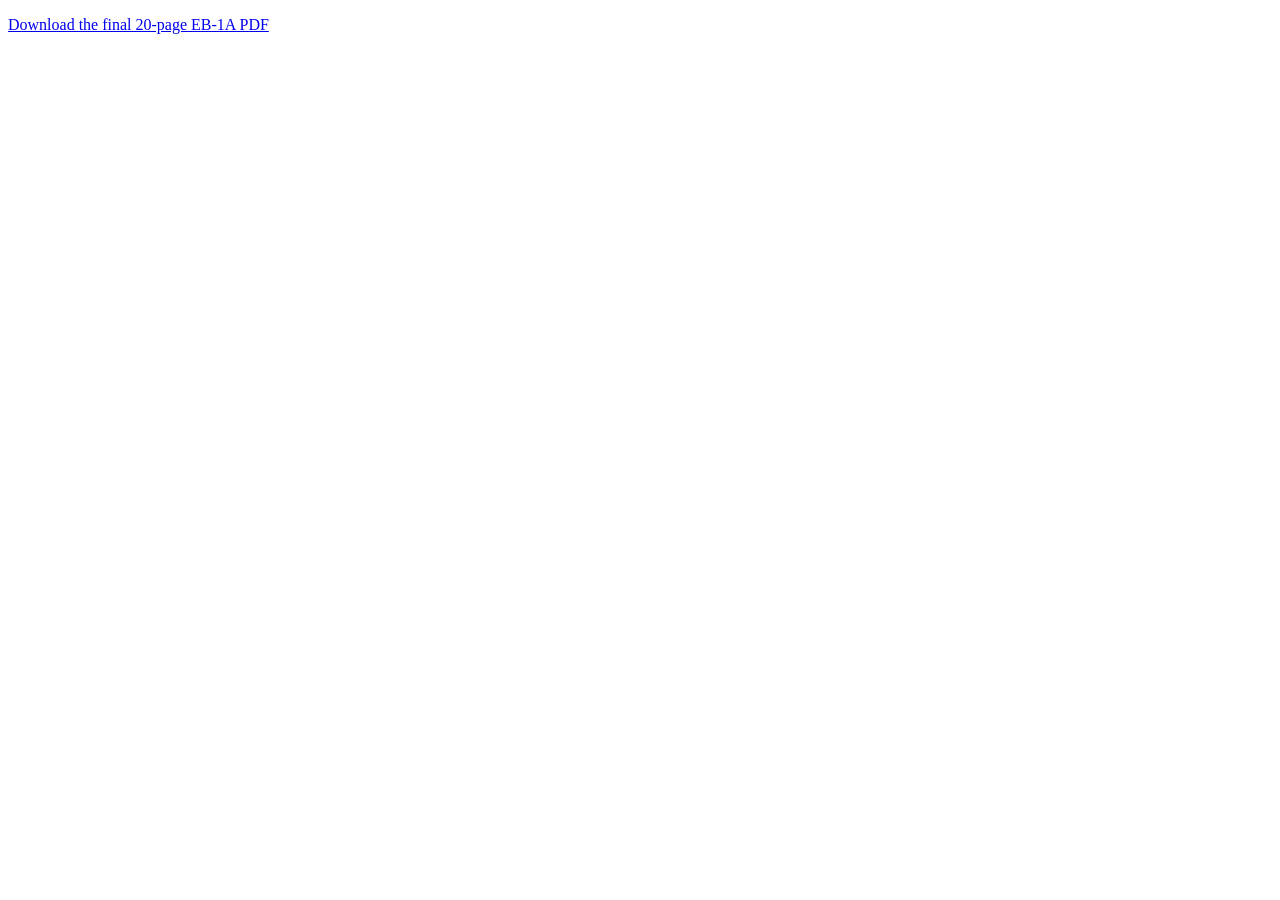
<file: temporary-eb1a-download.html>
<!doctype html><html><head><meta charset="utf-8"><title>Temporary EB-1A PDF Download</title></head><body><p><a href="https://release-assets.githubusercontent.com/github-production-release-asset/1057294449/ef279236-8436-4b02-a067-4b376ff55bd6?sp=r&amp;sv=2018-11-09&amp;sr=b&amp;spr=https&amp;se=2026-07-26T00%3A11%3A09Z&amp;rscd=attachment%3B+filename%3DEB1A_Platform_Documentation_Distillation_20_Pages.pdf&amp;rsct=application%2Foctet-stream&amp;skoid=96c2d410-5711-43a1-aedd-ab1947aa7ab0&amp;sktid=398a6654-997b-47e9-b12b-9515b896b4de&amp;skt=2026-07-25T23%3A11%3A01Z&amp;ske=2026-07-26T00%3A11%3A09Z&amp;sks=b&amp;skv=2018-11-09&amp;sig=YlLOf093XRjNGdR8QNaCnvaG0tztqT%2BLmX92QKYn2hE%3D&amp;jwt=eyJ0eXAiOiJKV1QiLCJhbGciOiJIUzI1NiJ9.[base64].ykCRk43LzBBBeUbBHCsLtAoZ63J8HO9ONN62qp7Tte0&amp;response-content-disposition=attachment%3B%20filename%3DEB1A_Platform_Documentation_Distillation_20_Pages.pdf&amp;response-content-type=application%2Foctet-stream">Download the final 20-page EB-1A PDF</a></p></body></html>
</file>
<file: styles/main.css>
/* Blogs & Publications */
.blogs .blog-list {
  display: grid;
  gap: 2rem;
  grid-template-columns: repeat(auto-fit, minmax(280px, 1fr));
  margin-top: 2.5rem;
}
.blog-card {
  background: var(--color-glass);
  border-radius: var(--radius-md);
  border: 1px solid var(--color-border);
  box-shadow: var(--shadow-elevated);
  padding: 2rem 1.5rem;
  display: flex;
  flex-direction: column;
  gap: 1rem;
}
.blog-card h3 {
  margin: 0 0 0.5rem 0;
  font-size: 1.25rem;
}
.blog-card a {
  color: var(--color-primary);
  text-decoration: none;
}
.blog-card a:hover {
  text-decoration: underline;
}
.blog-meta {
  font-size: 0.95rem;
  color: var(--color-muted);
}

/* Awards & Certifications */
.awards .awards-list {
  display: grid;
  gap: 2rem;
  grid-template-columns: repeat(auto-fit, minmax(260px, 1fr));
  margin-top: 2.5rem;
}
.award-card {
  background: var(--color-glass);
  border-radius: var(--radius-md);
  border: 1px solid var(--color-border);
  box-shadow: var(--shadow-elevated);
  padding: 1.5rem 1.2rem;
  display: flex;
  flex-direction: column;
  gap: 0.7rem;
}
.award-card h3 {
  margin: 0 0 0.3rem 0;
  font-size: 1.1rem;
}
.award-meta {
  font-size: 0.95rem;
  color: var(--color-muted);
}
:root {
  --font-sans: 'Inter', 'Segoe UI', Roboto, sans-serif;
  --font-serif: 'Playfair Display', 'Georgia', serif;
  --color-bg: #0b0d15;
  --color-surface: rgba(17, 20, 34, 0.75);
  --color-glass: rgba(255, 255, 255, 0.06);
  --color-border: rgba(255, 255, 255, 0.12);
  --color-primary: #6c5ce7;
  --color-primary-soft: rgba(108, 92, 231, 0.35);
  --color-secondary: #ffb347;
  --color-text: #f1f3f8;
  --color-muted: rgba(241, 243, 248, 0.7);
  --shadow-elevated: 0 25px 60px rgba(10, 6, 40, 0.45);
  --radius-lg: 28px;
  --radius-md: 18px;
  --radius-sm: 12px;
  --header-height: 80px;
  color-scheme: dark light;
}

[data-theme='light'] {
  --color-bg: #f8f8fb;
  --color-surface: rgba(255, 255, 255, 0.92);
  --color-glass: rgba(20, 25, 44, 0.05);
  --color-border: rgba(20, 25, 44, 0.08);
  --color-primary: #3f37c9;
  --color-primary-soft: rgba(63, 55, 201, 0.16);
  --color-secondary: #ff8800;
  --color-text: #121523;
  --color-muted: rgba(18, 21, 35, 0.72);
  --shadow-elevated: 0 20px 55px rgba(37, 40, 70, 0.18);
}

* {
  box-sizing: border-box;
}

body {
  margin: 0;
  font-family: var(--font-sans);
  color: var(--color-text);
  background: var(--color-bg);
  line-height: 1.6;
  overflow-x: hidden;
  position: relative;
}

body::before {
  content: '';
  position: fixed;
  inset: 0;
  pointer-events: none;
  background: radial-gradient(circle at 20% 20%, rgba(108, 92, 231, 0.2), transparent 45%),
    radial-gradient(circle at 80% 10%, rgba(255, 179, 71, 0.18), transparent 40%),
    radial-gradient(circle at 70% 85%, rgba(63, 55, 201, 0.22), transparent 45%);
  opacity: 0.65;
  z-index: -3;
}

.page-background {
  position: fixed;
  inset: 0;
  overflow: hidden;
  z-index: -2;
}

.gradient {
  position: absolute;
  width: 520px;
  height: 520px;
  border-radius: 50%;
  filter: blur(120px);
  opacity: 0.45;
}

.gradient-one {
  background: #5e60ce;
  top: -140px;
  left: -120px;
}

.gradient-two {
  background: #f25f4c;
  bottom: -160px;
  right: -120px;
}

.noise {
  position: absolute;
  inset: -200px;
  background-image: url('data:image/svg+xml;utf8,<svg xmlns="http://www.w3.org/2000/svg" width="160" height="160" fill="none"><filter id="noise"><feTurbulence type="fractalNoise" baseFrequency="0.9" numOctaves="3" stitchTiles="stitch"/></filter><rect width="100%" height="100%" filter="url(%23noise)" opacity="0.09"/></svg>');
  opacity: 0.6;
  animation: drift 80s linear infinite;
}

@keyframes drift {
  from {
    transform: translate3d(-10%, -10%, 0) scale(1.1);
  }
  to {
    transform: translate3d(10%, 10%, 0) scale(1.1);
  }
}

.container {
  width: min(1140px, 92vw);
  margin: 0 auto;
}

.section {
  padding: clamp(4.5rem, 8vw, 7rem) 0;
  position: relative;
}

.section-header {
  max-width: 640px;
}

.section-header.centered {
  text-align: center;
  margin: 0 auto 3rem;
}

.section-header p {
  color: var(--color-muted);
}

.split {
  display: grid;
  gap: clamp(2.8rem, 6vw, 4.5rem);
  grid-template-columns: repeat(auto-fit, minmax(280px, 1fr));
  align-items: start;
}

.hero {
  padding-top: calc(var(--header-height) + 4rem);
}

.hero-container {
  display: grid;
  gap: clamp(3rem, 6vw, 5rem);
  grid-template-columns: auto 1fr;
  align-items: center;
}

@media (max-width: 768px) {
  .hero-container {
    grid-template-columns: 1fr;
    gap: 2rem;
    text-align: center;
  }
  
  .hero-portrait {
    order: -1;
  }
}

.hero h1 {
  font-family: var(--font-serif);
  font-size: clamp(2rem, 4.5vw, 3.2rem);
  letter-spacing: -0.02em;
  margin: 0 0 1rem;
}

.hero p {
  font-size: 1.1rem;
  color: var(--color-muted);
  max-width: 540px;
}

.eyebrow {
  text-transform: uppercase;
  letter-spacing: 0.28em;
  font-size: 0.78rem;
  font-weight: 600;
  color: var(--color-secondary);
  display: inline-block;
  margin-bottom: 1.4rem;
}

.hero-actions {
  display: flex;
  gap: 1rem;
  flex-wrap: wrap;
  margin: 2rem 0 2.4rem;
}

.button {
  border-radius: 999px;
  padding: 0.85rem 1.8rem;
  font-weight: 600;
  font-size: 0.95rem;
  text-decoration: none;
  display: inline-flex;
  align-items: center;
  justify-content: center;
  border: 1px solid transparent;
  cursor: pointer;
  transition: transform 0.2s ease, box-shadow 0.2s ease, background 0.2s ease, border 0.2s ease;
}

.button.primary {
  background: linear-gradient(135deg, var(--color-primary), #8d60e6);
  color: #fff;
  box-shadow: 0 18px 45px rgba(108, 92, 231, 0.35);
}

.button.primary:hover {
  transform: translateY(-3px);
  box-shadow: 0 22px 55px rgba(108, 92, 231, 0.45);
}

.button.ghost {
  background: transparent;
  border-color: var(--color-primary);
  color: var(--color-text);
}

.button.ghost:hover {
  transform: translateY(-3px);
  background: var(--color-primary-soft);
}

.hero-stats {
  display: grid;
  gap: 1.5rem;
  grid-template-columns: repeat(auto-fit, minmax(160px, 1fr));
  margin: 0;
  padding: 0;
}

.hero-stats div {
  background: var(--color-glass);
  border-radius: var(--radius-md);
  padding: 1.4rem 1.2rem;
  border: 1px solid var(--color-border);
  backdrop-filter: blur(18px);
  box-shadow: var(--shadow-elevated);
}

.hero-stats dt {
  font-size: 0.82rem;
  text-transform: uppercase;
  letter-spacing: 0.18em;
  color: var(--color-muted);
  margin-bottom: 0.4rem;
}

.stat-number {
  display: inline-block;
  font-size: 2rem;
  font-weight: 700;
}

.hero-portrait {
  display: flex;
  justify-content: center;
}

.portrait-card {
  position: relative;
  width: clamp(280px, 38vw, 360px);
  background: var(--color-glass);
  border-radius: var(--radius-lg);
  border: 1px solid var(--color-border);
  backdrop-filter: blur(22px);
  box-shadow: var(--shadow-elevated);
  padding: 2.6rem 2rem 2rem;
  display: grid;
  gap: 2rem;
  place-items: center;
}

.portrait-ring {
  position: relative;
  width: clamp(180px, 24vw, 220px);
  aspect-ratio: 1 / 1;
  border-radius: 50%;
  background: radial-gradient(circle at 30% 30%, rgba(255, 255, 255, 0.65), rgba(108, 92, 231, 0.25));
  display: grid;
  place-items: center;
  box-shadow: inset 0 0 0 12px rgba(255, 255, 255, 0.2), 0 18px 40px rgba(14, 12, 32, 0.35);
}

.portrait-glow {
  position: absolute;
  inset: 12%;
  border-radius: 50%;
  background: radial-gradient(circle at 65% 35%, rgba(255, 255, 255, 0.7), rgba(108, 92, 231, 0.4) 60%, rgba(25, 15, 66, 0.9));
  filter: blur(3px);
}

.portrait-image {
  position: relative;
  width: 88%;
  height: 88%;
  border-radius: 50%;
  overflow: hidden;
  z-index: 2;
  box-shadow: 0 8px 25px rgba(14, 12, 32, 0.4);
}

.portrait-image img {
  width: 100%;
  height: 100%;
  object-fit: cover;
  object-position: center;
  border-radius: 50%;
}

.portrait-caption {
  text-align: center;
  display: grid;
  gap: 0.4rem;
  color: var(--color-muted);
  font-size: 0.95rem;
}

.site-header {
  position: sticky;
  top: 0;
  z-index: 5;
  backdrop-filter: blur(20px);
  background: rgba(8, 10, 20, 0.6);
  border-bottom: 1px solid rgba(255, 255, 255, 0.08);
  transition: background 0.3s ease, box-shadow 0.3s ease, border-color 0.3s ease;
}

[data-theme='light'] .site-header.is-scrolled {
  background: rgba(248, 248, 251, 0.95);
  box-shadow: 0 15px 30px rgba(25, 29, 52, 0.08);
}

[data-theme='light'] .site-header {
  background: rgba(248, 248, 251, 0.85);
  border-bottom-color: rgba(18, 21, 35, 0.08);
}

.site-header.is-scrolled {
  background: rgba(8, 10, 20, 0.8);
  box-shadow: 0 18px 38px rgba(8, 6, 24, 0.35);
}

[data-theme='light'] .site-header {
  background: rgba(248, 248, 251, 0.85);
  border-bottom-color: rgba(18, 21, 35, 0.08);
}

.header-container {
  display: flex;
  align-items: center;
  justify-content: space-between;
  height: var(--header-height);
}

.brand {
  display: inline-flex;
  align-items: center;
  gap: 1rem;
  text-decoration: none;
}

.brand-symbol {
  width: 62px;
  height: 44px;
  border-radius: 14px;
  background: linear-gradient(135deg, var(--color-primary), rgba(108, 92, 231, 0.2));
  display: grid;
  place-items: center;
  font-weight: 700;
  letter-spacing: 0.2em;
  /* font-size: 1.1rem; */
  color: #fff;
}

.brand-text {
  font-weight: 600;
  color: var(--color-text);
  letter-spacing: 0.04em;
  font-size: 0.96rem;
  text-transform: uppercase;
}

.site-nav {
  display: flex;
  align-items: center;
  gap: 1rem;
}

.site-nav ul {
  display: flex;
  list-style: none;
  gap: clamp(0.1rem, 0.2vw, 0.3rem);
  margin: 0;
  padding: 0;
  height: var(--header-height);
  align-items: center;
}

.site-nav li {
  height: 100%;
  display: flex;
  align-items: center;
}

.site-nav a {
  color: var(--color-muted);
  text-decoration: none;
  font-weight: 500;
  font-size: 0.92rem;
  position: relative;
  padding: 1.5rem clamp(0.4rem, 1.2vw, 0.8rem);
  height: 100%;
  display: flex;
  align-items: center;
  justify-content: center;
  text-align: center;
  white-space: nowrap;
  transition: color 0.25s ease;
}

.site-nav a:hover {
  color: var(--color-text);
}

.site-nav a::after {
  content: '';
  position: absolute;
  left: 50%;
  bottom: 0;
  width: 80%;
  height: 2px;
  border-radius: 999px;
  background: linear-gradient(90deg, transparent, var(--color-primary), transparent);
  transform: translateX(-50%) scaleX(0);
  transform-origin: center;
  transition: transform 0.25s ease;
}

.site-nav a:hover::after,
.site-nav a:focus-visible::after,
.site-nav a.is-active::after {
  transform: translateX(-50%) scaleX(1);
}

.nav-toggle {
  display: none;
  background: none;
  border: none;
  padding: 0;
  width: 44px;
  height: 44px;
  border-radius: 12px;
  align-items: center;
  justify-content: center;
  gap: 6px;
  flex-direction: column;
  cursor: pointer;
  transition: background 0.2s ease;
}

.nav-toggle-bar {
  width: 22px;
  height: 2px;
  background: var(--color-text);
  border-radius: 999px;
}

.theme-toggle {
  border: 1px solid var(--color-border);
  background: var(--color-glass);
  backdrop-filter: blur(18px);
  color: var(--color-text);
  border-radius: var(--radius-sm);
  padding: 0.65rem 0.85rem;
  margin-left: 1.2rem;
  cursor: pointer;
  font-size: 1.1rem;
  display: inline-flex;
  align-items: center;
  justify-content: center;
  min-width: 44px;
  height: 44px;
  box-shadow: 0 4px 12px rgba(14, 12, 32, 0.15);
  transition: all 0.3s cubic-bezier(0.4, 0, 0.2, 1);
}

.theme-toggle:hover {
  transform: translateY(-1px);
  background: var(--color-primary-soft);
  box-shadow: 0 8px 20px rgba(14, 12, 32, 0.25);
  border-color: var(--color-primary);
}

.theme-toggle:focus-visible {
  outline: 2px solid var(--color-primary);
  outline-offset: 2px;
}

.theme-icon {
  transition: transform 0.3s ease;
}

.theme-toggle:hover .theme-icon {
  transform: scale(1.1) rotate(15deg);
}

.sr-only {
  position: absolute;
  width: 1px;
  height: 1px;
  padding: 0;
  margin: -1px;
  overflow: hidden;
  clip: rect(0, 0, 0, 0);
  border: 0;
}

.about-card,
.timeline-item,
.spotlight-card,
.expertise-card,
.insight-card,
.testimonial-card,
.contact-form {
  background: var(--color-glass);
  border-radius: var(--radius-lg);
  border: 1px solid var(--color-border);
  padding: clamp(1.8rem, 3vw, 2.4rem);
  box-shadow: var(--shadow-elevated);
  backdrop-filter: blur(18px);
}

.about .section-header {
  text-align: center;
  margin-bottom: clamp(2.5rem, 5vw, 4rem);
  max-width: 700px;
  margin-left: auto;
  margin-right: auto;
}

.section-body {
  display: grid;
  gap: clamp(1.5rem, 3vw, 2rem);
  grid-template-columns: repeat(auto-fit, minmax(300px, 1fr));
}

@media (max-width: 640px) {
  .section-body {
    grid-template-columns: 1fr;
    gap: 1.5rem;
  }
}

.about-card {
  display: grid;
  gap: 1.2rem;
}

.about-card h3 {
  font-family: var(--font-serif);
  font-size: 1.5rem;
  margin: 0;
}

.about-card p {
  margin: 0;
  color: var(--color-muted);
}

.chip-list {
  display: flex;
  flex-wrap: wrap;
  gap: 0.75rem;
  margin: 0;
  padding: 0;
  list-style: none;
}

.chip-list li {
  background: rgba(255, 255, 255, 0.08);
  color: #fff;
  border-radius: 999px;
  padding: 0.4rem 1rem;
  font-size: 0.85rem;
}

[data-theme='light'] .chip-list li {
  background: rgba(63, 55, 201, 0.12);
  color: var(--color-primary);
}

.impact-grid {
  display: grid;
  gap: 1.2rem;
  margin: 1rem 0;
}

.impact-number {
  font-size: 2rem;
  font-weight: 700;
  color: var(--color-secondary);
}

.impact-caption {
  color: var(--color-muted);
  font-size: 0.95rem;
}

.footnote {
  margin: 0;
  font-size: 0.78rem;
  color: var(--color-muted);
}

.timeline {
  display: grid;
  gap: 2.8rem;
}

.timeline-item h3 {
  font-family: var(--font-serif);
  font-size: 1.65rem;
  margin: 0.4rem 0 0.8rem;
}

.timeline-year {
  font-size: 0.92rem;
  letter-spacing: 0.24em;
  text-transform: uppercase;
  color: var(--color-secondary);
}

.timeline-organization {
  margin: 0 0 1rem;
  font-weight: 600;
  letter-spacing: 0.03em;
}

.timeline-item ul {
  margin: 1.2rem 0 0;
  padding-left: 1.2rem;
  color: var(--color-muted);
}

.spotlight-grid,
.expertise-grid,
.insight-grid,
.testimonial-grid {
  display: grid;
  gap: 2.2rem;
  grid-template-columns: repeat(auto-fit, minmax(260px, 1fr));
}

.spotlight-card h3,
.expertise-card h3,
.insight-card h3 {
  font-family: var(--font-serif);
  font-size: 1.45rem;
  margin-top: 0;
}

.spotlight-card ul {
  margin: 1.2rem 0 0;
  padding-left: 1.2rem;
  color: var(--color-muted);
}

.expertise-card p,
.insight-card p,
.timeline-item p {
  color: var(--color-muted);
}

.text-link {
  text-decoration: none;
  color: var(--color-primary);
  font-weight: 600;
}

.text-link:hover {
  text-decoration: underline;
}

.testimonial-card {
  display: grid;
  gap: 1.2rem;
}

.testimonial-card blockquote {
  margin: 0;
  font-size: 1.05rem;
  line-height: 1.7;
}

.testimonial-card .name {
  font-weight: 600;
}

.testimonial-card .role {
  color: var(--color-muted);
  font-size: 0.92rem;
}

.contact-container {
  display: grid;
  gap: 3rem;
  grid-template-columns: repeat(auto-fit, minmax(300px, 1fr));
}

.contact-form {
  display: flex;
  flex-direction: column;
  align-items: center;
  gap: 0.8rem;
  width: 100%;
  padding-bottom: 0.5rem;
}

.contact-form iframe {
  width: 100%;
  max-width: 640px;
  min-width: 0;
  min-height: 700px;
  border-radius: var(--radius-lg);
  box-shadow: var(--shadow-elevated);
  background: var(--color-surface);
  border: none;
  display: block;
}
/* Auto-scroll to Google Form confirmation after submission */
.google-form-confirmation {
  display: flex !important;
  flex-direction: column;
  align-items: center !important;
  justify-content: center;
  min-height: 300px;
}

.form-grid {
  display: grid;
  gap: 1.4rem;
  grid-template-columns: repeat(auto-fit, minmax(220px, 1fr));
}

.form-grid label {
  display: grid;
  gap: 0.6rem;
  font-weight: 600;
  color: var(--color-text);
}

.form-grid input,
.form-grid select,
.form-grid textarea {
  border-radius: var(--radius-sm);
  border: 1px solid transparent;
  padding: 0.85rem 1rem;
  font: inherit;
  background: rgba(0, 0, 0, 0.15);
  color: var(--color-text);
  transition: border 0.2s ease, background 0.2s ease;
}

[data-theme='light'] .form-grid input,
[data-theme='light'] .form-grid select,
[data-theme='light'] .form-grid textarea {
  background: rgba(255, 255, 255, 0.9);
  color: var(--color-text);
  border-color: rgba(18, 21, 35, 0.08);
}

.form-grid input:focus,
.form-grid select:focus,
.form-grid textarea:focus {
  outline: none;
  border-color: var(--color-primary);
  box-shadow: 0 0 0 4px rgba(108, 92, 231, 0.2);
}

.form-grid textarea {
  resize: vertical;
}

.span-two {
  grid-column: span 2;
}

.privacy-note {
  margin: 0.5rem 0 0 0;
  font-size: 0.9rem;
  color: var(--color-muted);
}

.site-footer {
  padding: 2.5rem 0 3rem;
  background: rgba(6, 8, 16, 0.7);
  border-top: 1px solid rgba(255, 255, 255, 0.08);
}

[data-theme='light'] .site-footer {
  background: rgba(240, 241, 249, 0.88);
  border-top-color: rgba(18, 21, 35, 0.08);
}

.footer-container {
  display: flex;
  flex-wrap: wrap;
  gap: 1rem;
  justify-content: space-between;
  align-items: center;
  color: var(--color-muted);
}

.footer-links {
  display: flex;
  gap: 1.5rem;
}

.footer-links a {
  color: var(--color-muted);
  text-decoration: none;
  font-weight: 600;
}

.footer-links a:hover {
  color: var(--color-primary);
}

.reveal {
  opacity: 0;
  transform: translateY(20px);
  transition: opacity 0.6s ease, transform 0.6s ease;
}

.reveal.is-visible {
  opacity: 1;
  transform: none;
}

@media (max-width: 960px) {
  .site-nav {
    position: fixed;
    inset: var(--header-height) 1.5rem auto;
    padding: 1.2rem;
    border-radius: var(--radius-lg);
    background: rgba(8, 10, 20, 0.95);
    backdrop-filter: blur(24px);
    border: 1px solid var(--color-border);
    transform: translateY(-10px);
    opacity: 0;
    pointer-events: none;
    transition: opacity 0.3s ease;
    flex-direction: column;
    align-items: stretch;
    box-shadow: 0 20px 50px rgba(8, 6, 24, 0.4);
  }

  [data-theme='light'] .site-nav {
    background: rgba(248, 248, 251, 0.96);
    box-shadow: 0 20px 50px rgba(25, 29, 52, 0.15);
  }

  .site-nav ul {
    flex-direction: column;
    gap: 0.6rem;
    height: auto;
  }
  
  .site-nav li {
    height: auto;
  }
  
  .site-nav a {
    height: auto;
    padding: 0.75rem 1rem;
    border-radius: var(--radius-sm);
    font-size: 0.95rem;
  }
  
  .site-nav a:hover {
    background: var(--color-primary-soft);
  }

  .theme-toggle {
    margin: 1rem auto 0;
    width: auto;
    min-width: 120px;
    justify-content: center;
    align-self: center;
    padding: 0.6rem 0.8rem;
  }

  .nav-toggle {
    display: inline-flex;
  }

  .site-nav.is-open {
    opacity: 1;
    pointer-events: auto;
  }
}

@media (max-width: 720px) {
  .hero-actions {
    flex-direction: column;
    align-items: stretch;
  }

  .span-two {
    grid-column: span 1;
  }
}

@media (prefers-reduced-motion: reduce) {
  *,
  *::before,
  *::after {
    animation-duration: 0.01ms !important;
    animation-iteration-count: 1 !important;
    transition-duration: 0.01ms !important;
    scroll-behavior: auto !important;
  }
}
</file>
